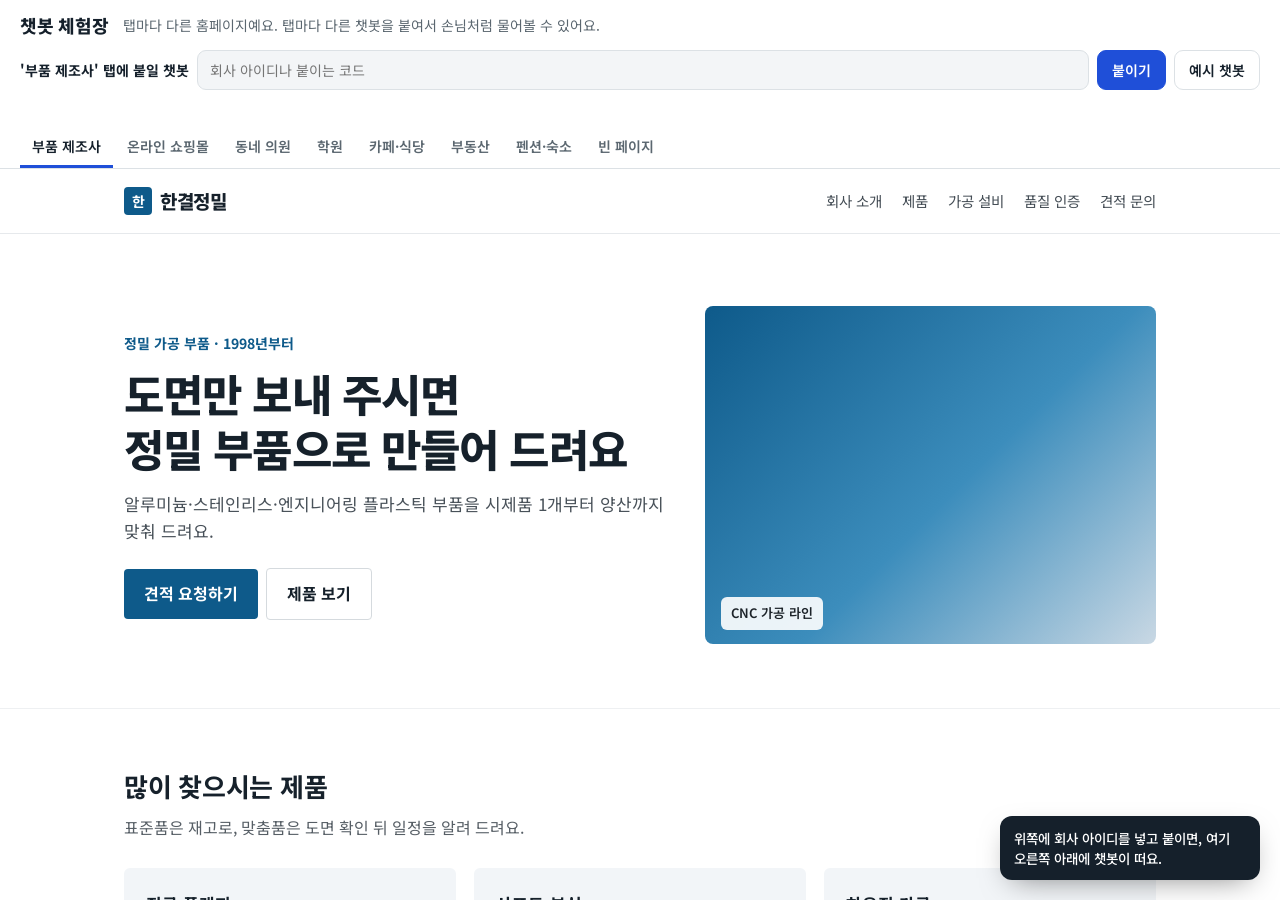
<file: index.html>
<!doctype html>
<html lang="ko">
<head>
<meta charset="utf-8">
<meta name="viewport" content="width=device-width, initial-scale=1">
<title>챗봇 체험장</title>
<meta name="description" content="우리 회사 챗봇을 여러 종류의 홈페이지에 붙여 보고 손님처럼 물어볼 수 있어요.">
<link rel="preconnect" href="https://fonts.googleapis.com">
<link href="https://fonts.googleapis.com/css2?family=Noto+Sans+KR:wght@400;500;700;800&display=swap" rel="stylesheet">
<style>
  :root{--ink:#15202B;--sub:#5B6770;--line:#DCE1E5;--bg:#F3F5F7;--card:#fff;--act:#1F4FD8;--ok:#1B8556;--warn:#B4541A}
  @media (prefers-color-scheme: dark){:root:not([data-theme="light"]){--ink:#E8ECEF;--sub:#9AA6AF;--line:#2C353D;--bg:#12171C;--card:#1A2128;--act:#7C9BFF;--ok:#4CC38A;--warn:#F0A060}}
  :root[data-theme="dark"]{--ink:#E8ECEF;--sub:#9AA6AF;--line:#2C353D;--bg:#12171C;--card:#1A2128;--act:#7C9BFF;--ok:#4CC38A;--warn:#F0A060}
  *{box-sizing:border-box}
  html,body{margin:0;height:100%}
  body{background:var(--bg);color:var(--ink);font-family:"Noto Sans KR",system-ui,sans-serif;display:flex;flex-direction:column;word-break:keep-all;overflow-wrap:break-word}
  header{background:var(--card);border-bottom:1px solid var(--line);padding:12px 20px 0}
  .top{display:flex;align-items:center;gap:14px;flex-wrap:wrap}
  .top h1{font-size:18px;font-weight:800;margin:0;letter-spacing:-.01em}
  .top p{margin:0;color:var(--sub);font-size:14px}
  .attach{display:flex;gap:8px;align-items:center;flex-wrap:wrap;margin:12px 0}
  .attach label{font-size:14px;font-weight:700;white-space:nowrap}
  .attach input{flex:1 1 260px;min-width:0;padding:9px 12px;border:1px solid var(--line);border-radius:9px;font:inherit;font-size:14px;background:var(--bg);color:var(--ink)}
  .attach input:focus{outline:2px solid var(--act);outline-offset:1px;border-color:transparent}
  button{font:inherit;font-size:14px;cursor:pointer;border-radius:9px;padding:9px 14px;border:1px solid var(--line);background:var(--card);color:var(--ink);font-weight:600}
  button.go{background:var(--act);border-color:var(--act);color:#fff}
  button:focus-visible{outline:2px solid var(--act);outline-offset:2px}
  .msg{font-size:13.5px;color:var(--sub);flex-basis:100%;min-height:1.2em;margin:0}
  .msg.ok{color:var(--ok)}.msg.bad{color:var(--warn)}
  nav{display:flex;gap:2px;overflow-x:auto;scrollbar-width:none;margin:0 -20px;padding:0 20px}
  nav::-webkit-scrollbar{display:none}
  nav button{border:0;border-bottom:3px solid transparent;border-radius:0;background:none;padding:10px 12px 9px;color:var(--sub);white-space:nowrap;font-weight:600;display:flex;align-items:center;gap:6px}
  nav button[aria-selected="true"]{color:var(--ink);border-bottom-color:var(--act)}
  nav button i{width:7px;height:7px;border-radius:50%;background:var(--ok);display:none}
  nav button.has i{display:inline-block}
  main{flex:1;position:relative;min-height:0}
  iframe{position:absolute;inset:0;width:100%;height:100%;border:0;background:#fff}
  iframe[hidden]{display:none}
  .attach[hidden],.mine[hidden],nav[hidden]{display:none}
  .mine{margin:10px 0 12px;display:grid;gap:8px}
  .mine .lock{display:inline-flex;align-items:center;gap:6px;font-size:13px;font-weight:700;color:var(--ok)}
  .mine .lock::before{content:"";width:9px;height:7px;border:2px solid currentColor;border-radius:2px;box-shadow:0 -4px 0 -2px currentColor}
  .mine ol{margin:0;padding-left:20px;display:grid;gap:3px;font-size:14px;color:var(--sub);line-height:1.55}
  .mine ol b{color:var(--ink);font-weight:700}
  .mine .bad{color:var(--warn);font-size:14px;margin:0}
  /* 회사 전용 페이지: 채팅창 모양 맞추기 줄 */
  .fit{display:flex;flex-wrap:wrap;align-items:center;gap:10px 18px;padding:10px 0 12px;border-top:1px solid var(--line)}
  .fit .grp{display:flex;align-items:center;gap:6px;font-size:13.5px;font-weight:700}
  .fit .seg{display:inline-flex;border:1px solid var(--line);border-radius:9px;overflow:hidden}
  .fit .seg button{border:0;border-radius:0;padding:7px 12px;font-size:13.5px;background:var(--card)}
  .fit .seg button+button{border-left:1px solid var(--line)}
  .fit .seg button.on{background:var(--act);color:#fff}
  .fit .num{min-width:5.2em;text-align:center;font-variant-numeric:tabular-nums;font-weight:600;color:var(--sub)}
  .fit button.sm{padding:6px 10px;min-width:34px}
  .fit .done{display:flex;align-items:center;gap:10px;flex-wrap:wrap}
  .fit .say{font-size:13.5px;color:var(--ok);font-weight:600}
  .fit .say.bad{color:var(--warn)}
  .fit[hidden]{display:none}
  .fit .sw{display:inline-flex;gap:5px}
  .fit .sw button{width:24px;height:24px;padding:0;border-radius:50%;border:2px solid var(--card);box-shadow:0 0 0 1px var(--line);background:var(--sc)}
  .fit .sw button.on{box-shadow:0 0 0 2px var(--act)}
  .fit .pick{display:inline-flex;align-items:center;gap:6px;font-size:13px;font-weight:600;color:var(--sub);cursor:pointer;border:1px solid var(--line);border-radius:9px;padding:3px 10px 3px 4px}
  .fit .pick input{width:24px;height:24px;padding:0;border:0;background:none;cursor:pointer}
  .fit .pick.on{border-color:var(--act);color:var(--ink)}
  .fit .tips{flex-basis:100%;display:grid;grid-template-columns:1fr 1fr;gap:6px 24px;margin:0}
  .fit .tips p{margin:0;font-size:13px;line-height:1.55;color:var(--sub)}
  .fit .tips b{color:var(--ink);margin-right:6px}
  @media (max-width:760px){.fit .tips{grid-template-columns:1fr}}
  main.phone{display:grid;place-items:center;background:var(--bg);padding:20px 16px;overflow:auto}
  main.phone iframe{position:relative;inset:auto;width:390px;max-width:100%;height:min(780px,100%);border:10px solid #15202B;border-radius:34px;box-shadow:0 20px 50px -24px rgba(0,0,0,.5)}
  @media (max-width:600px){header{padding:10px 16px 0}nav{margin:0 -16px;padding:0 16px}.top p{display:none}.mine ol{font-size:13.5px}}
</style>
</head>
<body>
<header>
  <div class="top">
    <h1>챗봇 체험장</h1>
    <p>탭마다 다른 홈페이지예요. 탭마다 다른 챗봇을 붙여서 손님처럼 물어볼 수 있어요.</p>
  </div>
  <form class="attach" id="attach" autocomplete="off">
    <label for="tid" id="tidLabel">이 탭에 붙일 챗봇</label>
    <input id="tid" placeholder="회사 아이디나 붙이는 코드">
    <button type="submit" class="go">붙이기</button>
    <button type="button" id="demo">예시 챗봇</button>
    <button type="button" id="detach" hidden>떼기</button>
    <p class="msg" id="msg" role="status"></p>
  </form>
  <div class="mine" id="mine" hidden></div>
  <div class="fit" id="fit" hidden>
    <div class="grp">보기 <span class="seg"><button type="button" data-view="pc" class="on">PC 화면</button><button type="button" data-view="phone">휴대폰 화면</button></span></div>
    <div class="grp">채팅창 자리 <span class="seg"><button type="button" data-pos="left">왼쪽 아래</button><button type="button" data-pos="right">오른쪽 아래</button></span></div>
    <div class="grp" id="sizeGrp">가로 <button type="button" class="sm" data-d="w:-40" aria-label="가로 줄이기">←</button><span class="num" id="wNum">-</span><button type="button" class="sm" data-d="w:40" aria-label="가로 늘리기">→</button>
      세로 <button type="button" class="sm" data-d="h:-40" aria-label="세로 줄이기">↓</button><span class="num" id="hNum">-</span><button type="button" class="sm" data-d="h:40" aria-label="세로 늘리기">↑</button></div>
    <div class="grp" id="colGrp">색 <span class="sw" id="swatches"></span><label class="pick" title="다른 색 고르기"><input type="color" id="cPick" aria-label="다른 색 고르기"><span>다른 색</span></label></div>
    <div class="grp">디자인 <span class="seg"><button type="button" data-theme="">기본</button><button type="button" data-theme="light">밝게</button><button type="button" data-theme="ink">진하게</button><button type="button" data-theme="line">단정하게</button><button type="button" data-theme="soft">부드럽게</button></span></div>
    <div class="grp">문의서 크게 보기 <span class="seg"><button type="button" data-fbig="1">켜기</button><button type="button" data-fbig="0">끄기</button></span></div>
    <div class="grp">처음부터 열어 두기 <span class="seg"><button type="button" data-auto="1">켜기</button><button type="button" data-auto="0">끄기</button></span></div>
    <div class="tips"><p><b>문의서 크게 보기</b> 문의서를 좁은 채팅창 안이 아니라 화면 가운데 큰 창으로 열어요. 항목이 많아도 한눈에 보여서 손님이 읽고 적기 편해요.</p>
      <p><b>처음부터 열어 두기</b> 손님이 홈페이지에 들어오자마자 채팅창이 열려 있어요. 버튼을 찾지 않아도 바로 물어볼 수 있어서 문의로 이어지기 쉬워요. 휴대폰에서는 화면을 가리지 않게 버튼만 보여요.</p></div>
    <div class="done"><span class="say" id="say" role="status"></span><button type="button" class="go" id="confirm">이 모양으로 확정</button></div>
  </div>
  <nav role="tablist" aria-label="예시 홈페이지" id="tabs"></nav>
</header>
<main id="stage"></main>

<script>
/* 탭 하나 = 예시 홈페이지 하나(pages/*.html)를 담은 iframe 하나. 챗봇은 그 안에만 붙어서 탭끼리 섞이지 않는다.
   탭마다 붙인 챗봇은 이 브라우저에만 기억한다(서버에는 아무것도 저장하지 않음). */
var SERVER = "https://inquiry-desk-production-aaa6e4ea.up.railway.app", LIVE_SERVER = SERVER;
var TABS = [
  { id: "maker", name: "부품 제조사" },
  { id: "shop", name: "온라인 쇼핑몰" },
  { id: "clinic", name: "동네 의원" },
  { id: "academy", name: "학원" },
  { id: "cafe", name: "카페·식당" },
  { id: "realty", name: "부동산" },
  { id: "stay", name: "펜션·숙소" },
  { id: "blank", name: "빈 페이지" }
];
/* 회사 전용 주소(?c=)로 열면 탭 없이 그 회사 이름으로 만든 홈페이지 한 장만 보여 준다 */
if (new URLSearchParams(location.search).get("c")) {
  TABS = [{ id: "company", name: "우리 회사 홈페이지" }];
  document.getElementById("tabs").hidden = true;
}
var saved = {};
try { saved = JSON.parse(localStorage.getItem("pg:tabs") || "{}") || {}; } catch (e) {}
function keep() { try { localStorage.setItem("pg:tabs", JSON.stringify(saved)); } catch (e) {} }

var tabsEl = document.getElementById("tabs"), stage = document.getElementById("stage"),
    input = document.getElementById("tid"), msg = document.getElementById("msg"), detachBtn = document.getElementById("detach"),
    frames = {}, cur = "";

TABS.forEach(function (t) {
  var b = document.createElement("button");
  b.type = "button"; b.setAttribute("role", "tab"); b.id = "tab-" + t.id; b.dataset.tab = t.id;
  b.innerHTML = "<i aria-hidden=\"true\"></i>" + t.name;
  b.onclick = function () { show(t.id); };
  tabsEl.appendChild(b);
});

/* 회사 전용 페이지: 관리 화면 7단계가 주는 주소(?c=회사아이디#k=관리열쇠). 열쇠가 맞아야만 열리고,
   열쇠는 주소에서 바로 지우고 이 브라우저에만 기억한다. 모든 탭에 그 회사 챗봇이 '써 보기' 모드로 붙는다. */
var MINE = new URLSearchParams(location.search).get("c") || "", MYKEY = "";
var LOCAL_S = new URLSearchParams(location.search).get("s") || "";   /* 내 컴퓨터 서버로 시험할 때만 */
if (MINE && /^http:\/\/(localhost|127\.0\.0\.1)(:\d+)?$/.test(LOCAL_S)) SERVER = LOCAL_S;
if (MINE) {
  var hk = /(?:^|[#&])k=([^&]+)/.exec(location.hash);
  if (hk) {
    MYKEY = decodeURIComponent(hk[1]);
    try { localStorage.setItem("pg:k:" + MINE, MYKEY); } catch (e) {}
    history.replaceState(null, "", location.pathname + location.search);
  } else { try { MYKEY = localStorage.getItem("pg:k:" + MINE) || ""; } catch (e) {} }
}
function src(id) {
  if (MINE) return MYKEY && MINE_OK ? "pages/" + id + ".html?t=" + encodeURIComponent(MINE) + (SERVER !== LIVE_SERVER ? "&s=" + encodeURIComponent(SERVER) : "") + "#k=" + encodeURIComponent(MYKEY) : "pages/" + id + ".html";
  var s = saved[id], q = s ? "?t=" + encodeURIComponent(s.tid) + (s.server !== SERVER ? "&s=" + encodeURIComponent(s.server) : "") : "";
  return "pages/" + id + ".html" + q;
}
function load(id) {
  var f = frames[id];
  if (!f) { f = frames[id] = document.createElement("iframe"); f.title = TABS.filter(function (t) { return t.id === id; })[0].name + " 예시 홈페이지"; stage.appendChild(f); }
  f.src = src(id);
}
var MINE_OK = false;
function paint() {
  if (MINE) {
    TABS.forEach(function (t) { var b = document.getElementById("tab-" + t.id); b.setAttribute("aria-selected", t.id === cur); b.tabIndex = t.id === cur ? 0 : -1; b.classList.toggle("has", MINE_OK); });
    return;
  }
  TABS.forEach(function (t) {
    var b = document.getElementById("tab-" + t.id);
    b.setAttribute("aria-selected", t.id === cur); b.tabIndex = t.id === cur ? 0 : -1;
    b.classList.toggle("has", !!saved[t.id]);
    b.title = saved[t.id] ? (saved[t.id].name || saved[t.id].tid) + " 챗봇이 붙어 있어요" : "";
  });
  var s = saved[cur], name = TABS.filter(function (t) { return t.id === cur; })[0].name;
  document.getElementById("tidLabel").textContent = "'" + name + "' 탭에 붙일 챗봇";
  input.value = s ? s.tid : "";
  detachBtn.hidden = !s;
  msg.className = "msg" + (s ? " ok" : "");
  msg.textContent = s ? (s.name || s.tid) + " 챗봇이 붙어 있어요. 오른쪽 아래 버튼을 눌러 물어보세요." : "";
}
function show(id) {
  cur = id;
  if (!frames[id]) load(id);
  Object.keys(frames).forEach(function (k) { frames[k].hidden = k !== id; });
  history.replaceState(null, "", "#" + id);
  paint();
}

/* 넣은 글에서 회사 아이디와 서버 주소를 꺼낸다: 아이디만, 붙이는 코드 전체, 설정 화면 주소(?t=) 모두 받는다 */
function parse(v) {
  v = v.trim(); if (!v) return null;
  var m = /data-tenant\s*=\s*["']([^"']+)["']/.exec(v), sm = /src\s*=\s*["'](https?:\/\/[^"'\/]+)[^"']*widget\.js/.exec(v);
  if (m) return { tid: m[1], server: sm ? sm[1] : SERVER };
  try { var u = new URL(v); var t = u.searchParams.get("t"); if (t) return { tid: t, server: u.origin }; } catch (e) {}
  if (/[<>"'\s\/?#]/.test(v)) return null;
  return { tid: v, server: SERVER };
}
function attach(p) {
  msg.className = "msg"; msg.textContent = "챗봇을 찾는 중이에요…";
  fetch(p.server + "/api/t/" + encodeURIComponent(p.tid) + "/public").then(function (r) {
    if (r.status === 404) throw "none";
    if (!r.ok) throw "err";
    return r.json();
  }).then(function (c) {
    saved[cur] = { tid: p.tid, server: p.server, name: (c && c.name) || "" }; keep(); load(cur); paint();
  }).catch(function (e) {
    msg.className = "msg bad";
    msg.textContent = e === "none" ? "그런 회사 아이디가 없어요. 관리 화면 7단계의 붙이는 코드를 그대로 넣어 주세요." : "지금은 챗봇 서버에 닿지 않아요. 잠시 뒤 다시 눌러 주세요.";
  });
}
document.getElementById("attach").onsubmit = function (e) {
  e.preventDefault();
  var p = parse(input.value);
  if (!p) { msg.className = "msg bad"; msg.textContent = "회사 아이디나 붙이는 코드를 넣어 주세요."; input.focus(); return; }
  attach(p);
};
document.getElementById("demo").onclick = function () { attach({ tid: "demo", server: SERVER }); };
detachBtn.onclick = function () { delete saved[cur]; keep(); load(cur); paint(); input.focus(); };
tabsEl.addEventListener("keydown", function (e) {
  var i = TABS.map(function (t) { return t.id; }).indexOf(cur), n = TABS.length;
  if (e.key === "ArrowRight" || e.key === "ArrowLeft") {
    e.preventDefault(); var j = (i + (e.key === "ArrowRight" ? 1 : n - 1)) % n;
    show(TABS[j].id); document.getElementById("tab-" + TABS[j].id).focus();
  }
});
var start = location.hash.slice(1);
if (MINE) {
  document.getElementById("attach").hidden = true;
  var box = document.getElementById("mine"); box.hidden = false;
  document.querySelector(".top p").textContent = "열쇠가 담긴 이 주소를 받은 분만 볼 수 있어요.";
  box.innerHTML = '<p class="msg">확인하는 중이에요…</p>';
  var fail = function (t) { box.innerHTML = '<p class="bad">' + t + '</p>'; show(TABS[0].id); };
  if (!MYKEY) fail("이 주소로는 전용 페이지를 열 수 없어요. 관리 화면 7단계의 '테스트 해보기'를 다시 눌러 주세요.");
  else Promise.all([
    fetch(SERVER + "/api/admin/" + encodeURIComponent(MINE) + "/plan", { headers: { "x-admin-key": MYKEY } }),
    fetch(SERVER + "/api/t/" + encodeURIComponent(MINE) + "/public").then(function (r) { return r.ok ? r.json() : {}; }, function () { return {}; })
  ]).then(function (r) {
    if (!r[0].ok) { try { localStorage.removeItem("pg:k:" + MINE); } catch (e) {} fail(r[0].status === 401 || r[0].status === 404 ? "열쇠가 맞지 않거나 회사가 없어요. 관리 화면 7단계의 '테스트 해보기'를 다시 눌러 주세요." : "지금은 챗봇 서버에 닿지 않아요. 잠시 뒤 새로 고쳐 주세요."); return; }
    MINE_OK = true;
    var name = (r[1] && r[1].name) || MINE;
    document.querySelector(".top h1").textContent = name + " 전용 체험 페이지";
    frames.company && (frames.company.title = name + " 체험용 홈페이지");
    document.title = name + " 전용 체험 페이지";
    box.innerHTML = '<span class="lock">이 주소를 받은 분만 볼 수 있어요. 다른 회사와 손님에게는 안 보여요.</span>'
      + '<ol><li><b>손님처럼 물어보고, 문의서도 열어 보세요.</b> 여기서 물어본 건 손님 질문 수에 들어가지 않고 아침 메일에도 안 가요.</li>'
      + '<li><b>채팅창 자리와 크기를 맞춰 보세요.</b> 아래 줄의 화살표를 누르거나 채팅창 모서리를 끌면 돼요. 마음에 들면 \'이 모양으로 확정\'을 눌러요. \'휴대폰 화면\'에서는 휴대폰 손님에게 보이는 모습을 볼 수 있어요.</li>'
      + '<li><b>답이나 모양을 고치고 싶으면 관리 화면에서 고쳐요.</b> 고친 내용은 여기에 바로 반영돼요.</li></ol>';
    Object.keys(frames).forEach(function (k) { load(k); });
    paint();
    setupFit(r[1] && r[1].brand || {});
  }, function () { fail("지금은 챗봇 서버에 닿지 않아요. 잠시 뒤 새로 고쳐 주세요."); });
}
show(TABS.some(function (t) { return t.id === start; }) ? start : TABS[0].id);

/* 채팅창 모양 맞추기: 자리·크기를 바꿔 보고 '이 모양으로 확정'을 누르면 손님 화면에도 그대로 보인다.
   크기는 PC 화면 기준이다. 휴대폰에서는 채팅창이 늘 화면 가득 열린다. */
function setupFit(brand) {
  var fit = document.getElementById("fit"), say = document.getElementById("say"), stage = document.getElementById("stage");
  var st = { pos: brand.position === "left" ? "left" : "right", w: +brand.width || 400, h: +brand.height || 640, view: "pc", auto: !!brand.autoopen,
            theme: ["light", "ink", "line", "soft"].indexOf(brand.theme) >= 0 ? brand.theme : "", fbig: !!brand.formbig,
            color: /^#[0-9a-f]{6}$/i.test(brand.color || "") ? brand.color.toUpperCase() : "#1D4ED8" };
  /* 색: 자주 쓰는 색 몇 개 + 직접 고르기. 위젯은 바깥 상자의 --c(바탕)·--ct(글자)로 칠해서, 그 값만 바꾸면 바로 바뀐다 */
  var COLORS = ["#1D4ED8", "#0B3D91", "#0F766E", "#1B8556", "#B45309", "#BE123C", "#7C3AED", "#17191C"];
  if (COLORS.indexOf(st.color) < 0) COLORS.unshift(st.color);
  document.getElementById("swatches").innerHTML = COLORS.map(function (c) { return '<button type="button" data-col="' + c + '" style="--sc:' + c + '" aria-label="색 ' + c + '"></button>'; }).join("");
  function textOn(hex) { var m = /^#?(..)(..)(..)$/.exec(hex); var l = m ? 0.299 * parseInt(m[1], 16) + 0.587 * parseInt(m[2], 16) + 0.114 * parseInt(m[3], 16) : 0; return l > 165 ? "#15202b" : "#fff"; }
  function paintColor() {
    var f = frames.company, d; try { d = f && f.contentDocument; } catch (e) { d = null; }
    if (!d || !d.body) return;
    d.documentElement.style.setProperty("--a", st.color);   /* 체험용 홈페이지 강조색도 같이 */
    Array.prototype.forEach.call(d.body.children, function (el) { if (el.shadowRoot) { el.style.setProperty("--c", st.color); el.style.setProperty("--ct", textOn(st.color)); } });
  }
  fit.hidden = false;
  function widget() { var f = frames.company; try { return f && f.contentWindow && f.contentWindow.rfqWidget; } catch (e) { return null; } }
  function apply() {
    var w = widget(); if (!w) return false;
    paintColor(); w.place(st.pos); w.resize(st.w, st.h); if (w.theme) { w.theme(st.theme); w.formbig(st.fbig); } w.open();   /* 휴대폰 폭에서는 위젯이 알아서 화면 가득으로 바꾼다 */
    if (st.view === "pc") { var s = w.size(); if (s[0] > 0 && s[1] > 0) { st.w = s[0]; st.h = s[1]; } }   /* 화면보다 크면 줄어든 값으로(창이 닫혀 0이면 그대로) */
    return true;
  }
  function draw() {
    fit.querySelectorAll("[data-view]").forEach(function (b) { b.classList.toggle("on", b.dataset.view === st.view); });
    fit.querySelectorAll("[data-pos]").forEach(function (b) { b.classList.toggle("on", b.dataset.pos === st.pos); });
    fit.querySelectorAll("[data-theme]").forEach(function (b) { b.classList.toggle("on", b.dataset.theme === st.theme); });
    fit.querySelectorAll("[data-fbig]").forEach(function (b) { b.classList.toggle("on", (b.dataset.fbig === "1") === st.fbig); });
    fit.querySelectorAll("[data-auto]").forEach(function (b) { b.classList.toggle("on", (b.dataset.auto === "1") === st.auto); });
    fit.querySelectorAll("[data-col]").forEach(function (b) { b.classList.toggle("on", b.dataset.col === st.color); });
    var pk = document.getElementById("cPick"); pk.value = st.color.toLowerCase(); pk.parentNode.classList.toggle("on", COLORS.indexOf(st.color) < 0);
    document.getElementById("wNum").textContent = st.w + "px";
    document.getElementById("hNum").textContent = st.h + "px";
    document.getElementById("sizeGrp").style.opacity = st.view === "pc" ? "" : ".45";
    fit.querySelectorAll("[data-d]").forEach(function (b) { b.disabled = st.view !== "pc"; });
  }
  /* 위젯이 다 뜰 때까지 기다렸다가 맞춘다(새로 고칠 때마다) */
  function whenReady() {
    var n = 0, t = setInterval(function () {
      if (apply()) { clearInterval(t); draw(); return; }
      if (++n > 40) {   /* 10초가 지나도 위젯 손잡이가 없으면 옛 위젯이다 */
        clearInterval(t); draw();
        say.className = "say bad"; say.textContent = "채팅창이 아직 옛 버전이에요. Ctrl+Shift+R로 새로 고쳐 주세요.";
      }
    }, 250);
  }
  frames.company.addEventListener("load", whenReady);
  whenReady();
  /* 채팅창 모서리를 직접 끌어 바꾼 크기도 숫자에 반영한다 */
  setInterval(function () { var w = widget(); if (w && st.view === "pc") { var s = w.size(); if (s[0] > 0 && s[1] > 0 && (s[0] !== st.w || s[1] !== st.h)) { st.w = s[0]; st.h = s[1]; draw(); } } }, 600);
  document.getElementById("cPick").addEventListener("input", function (e) { st.color = e.target.value.toUpperCase(); paintColor(); say.className = "say"; say.textContent = ""; draw(); });
  fit.addEventListener("click", function (e) {
    var b = e.target.closest("button"); if (!b || b.disabled) return;
    if (b.dataset.view) { st.view = b.dataset.view; stage.classList.toggle("phone", st.view === "phone"); setTimeout(apply, 150); }
    else if (b.dataset.pos) { st.pos = b.dataset.pos; apply(); }
    else if (b.dataset.col) { st.color = b.dataset.col; paintColor(); }
    else if (b.dataset.theme != null) { st.theme = b.dataset.theme; apply(); }
    else if (b.dataset.fbig) { st.fbig = b.dataset.fbig === "1"; apply(); }
    else if (b.dataset.auto) { st.auto = b.dataset.auto === "1"; }
    else if (b.dataset.d) { var p = b.dataset.d.split(":"); st[p[0]] += +p[1]; apply(); }
    else if (b.id === "confirm") { confirm(); return; }
    say.className = "say"; say.textContent = "";
    draw();
  });
  function confirm() {
    st.w = Math.max(340, st.w || 400); st.h = Math.max(420, st.h || 640); draw();   /* 위젯이 받는 가장 작은 크기 */
    var btn = document.getElementById("confirm"); btn.disabled = true;
    say.className = "say"; say.textContent = "저장하는 중이에요…";
    fetch(SERVER + "/api/t/" + encodeURIComponent(MINE) + "/public").then(function (r) { return r.ok ? r.json() : {}; }).then(function (c) {
      var b = Object.assign({}, c.brand || {}, { position: st.pos, width: st.w, height: st.h, autoopen: st.auto, theme: st.theme, formbig: st.fbig, color: st.color });
      return fetch(SERVER + "/api/admin/" + encodeURIComponent(MINE) + "/config", { method: "PUT", headers: { "Content-Type": "application/json", "x-admin-key": MYKEY }, body: JSON.stringify({ brand: b }) });
    }).then(function (r) {
      if (!r.ok) throw r.status;
      say.textContent = "손님 화면에도 이렇게 보이게 할게요. 채팅창은 " + (st.pos === "left" ? "왼쪽" : "오른쪽") + " 아래, 크기는 가로 " + st.w + " × 세로 " + st.h + "px이에요."
        + (st.fbig ? " 문의서는 화면 가운데 큰 창으로 열려요." : "")
        + (st.auto ? " PC에서는 홈페이지를 열면 채팅창이 바로 열려요(휴대폰은 버튼만)." : "");
    }).catch(function () {
      say.className = "say bad"; say.textContent = "저장하지 못했어요. 잠시 뒤 다시 눌러 주세요.";
    }).then(function () { btn.disabled = false; });
  }
  draw();
}
</script>
</body>
</html>
</file>
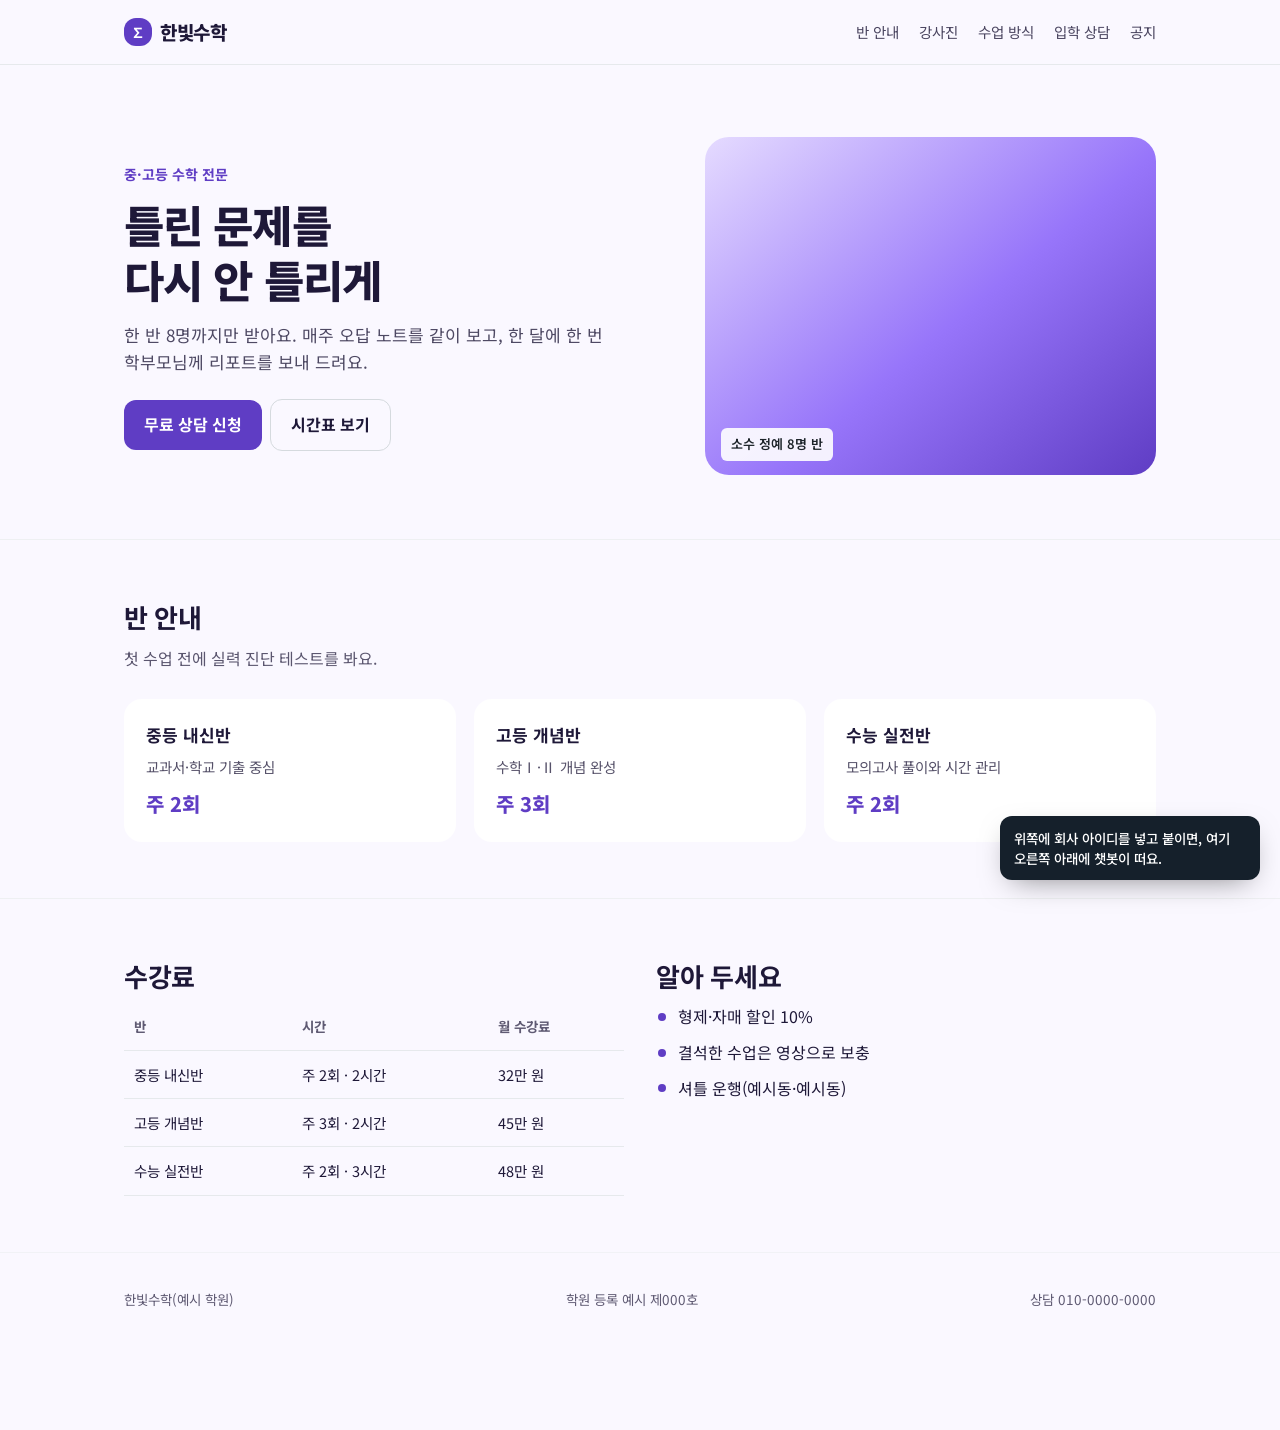
<file: pages/academy.html>
<!doctype html>
<html lang="ko">
<head>
<meta charset="utf-8">
<meta name="viewport" content="width=device-width, initial-scale=1">
<title>한빛수학 (예시)</title>
<link href="https://fonts.googleapis.com/css2?family=Noto+Sans+KR:wght@400;600;700;800&family=Noto+Serif+KR:wght@600;800&display=swap" rel="stylesheet">
<link rel="stylesheet" href="page.css">
<style>:root{--a:#5F3DC4;--bg:#FAF8FF;--ink:#1E1838;--card:#FFFFFF;--r:12px;--pic:linear-gradient(140deg,#E5DBFF,#9775FA 55%,#5F3DC4);--font:"Noto Sans KR"}</style>
</head>
<body>
<header class="bar"><div class="wrap"><a class="logo" href="#"><b>∑</b>한빛수학</a><nav><a href="#">반 안내</a><a href="#">강사진</a><a href="#">수업 방식</a><a href="#">입학 상담</a><a href="#">공지</a></nav></div></header>
<div class="hero"><div class="wrap">
  <div><small>중·고등 수학 전문</small><h1>틀린 문제를<br>다시 안 틀리게</h1><p>한 반 8명까지만 받아요. 매주 오답 노트를 같이 보고, 한 달에 한 번 학부모님께 리포트를 보내 드려요.</p><a class="btn" href="#">무료 상담 신청</a><a class="btn ghost" href="#">시간표 보기</a></div>
  <div class="pic" role="img" aria-label="소수 정예 8명 반"><span>소수 정예 8명 반</span></div>
</div></div>
<section><div class="wrap"><h2>반 안내</h2><p class="lead">첫 수업 전에 실력 진단 테스트를 봐요.</p><div class="cards"><div class="card"><h3>중등 내신반</h3><p>교과서·학교 기출 중심</p><em>주 2회</em></div><div class="card"><h3>고등 개념반</h3><p>수학Ⅰ·Ⅱ 개념 완성</p><em>주 3회</em></div><div class="card"><h3>수능 실전반</h3><p>모의고사 풀이와 시간 관리</p><em>주 2회</em></div></div></div></section>
<section><div class="wrap two"><div><h2>수강료</h2><table><thead><tr><th>반</th><th>시간</th><th>월 수강료</th></tr></thead><tbody><tr><td>중등 내신반</td><td>주 2회 · 2시간</td><td>32만 원</td></tr><tr><td>고등 개념반</td><td>주 3회 · 2시간</td><td>45만 원</td></tr><tr><td>수능 실전반</td><td>주 2회 · 3시간</td><td>48만 원</td></tr></tbody></table></div>
  <div><h2>알아 두세요</h2><ul class="check"><li>형제·자매 할인 10%</li><li>결석한 수업은 영상으로 보충</li><li>셔틀 운행(예시동·예시동)</li></ul></div></div></section>
<footer><div class="wrap"><span>한빛수학(예시 학원)</span><span>학원 등록 예시 제000호</span><span>상담 010-0000-0000</span></div></footer>
<script src="attach.js"></script>
</body>
</html>
</file>
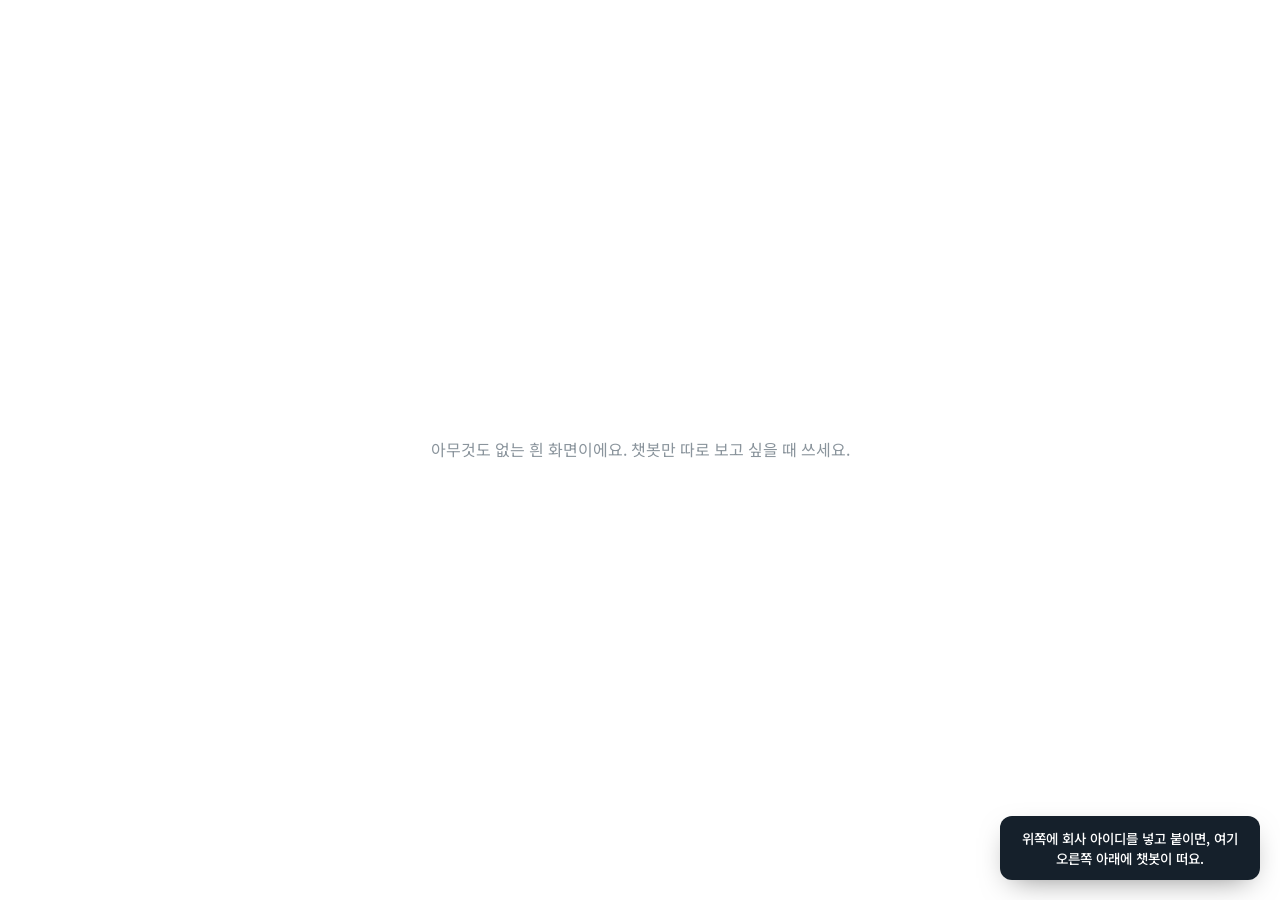
<file: pages/blank.html>
<!doctype html>
<html lang="ko"><head><meta charset="utf-8"><meta name="viewport" content="width=device-width, initial-scale=1"><title>빈 페이지</title>
<link href="https://fonts.googleapis.com/css2?family=Noto+Sans+KR:wght@400;600&display=swap" rel="stylesheet">
<link rel="stylesheet" href="page.css"><style>body{min-height:100vh;display:grid;place-items:center;background:#fff;color:#8a949c;padding:0 16px;text-align:center}</style></head>
<body><p>아무것도 없는 흰 화면이에요. 챗봇만 따로 보고 싶을 때 쓰세요.</p><script src="attach.js"></script></body></html>
</file>
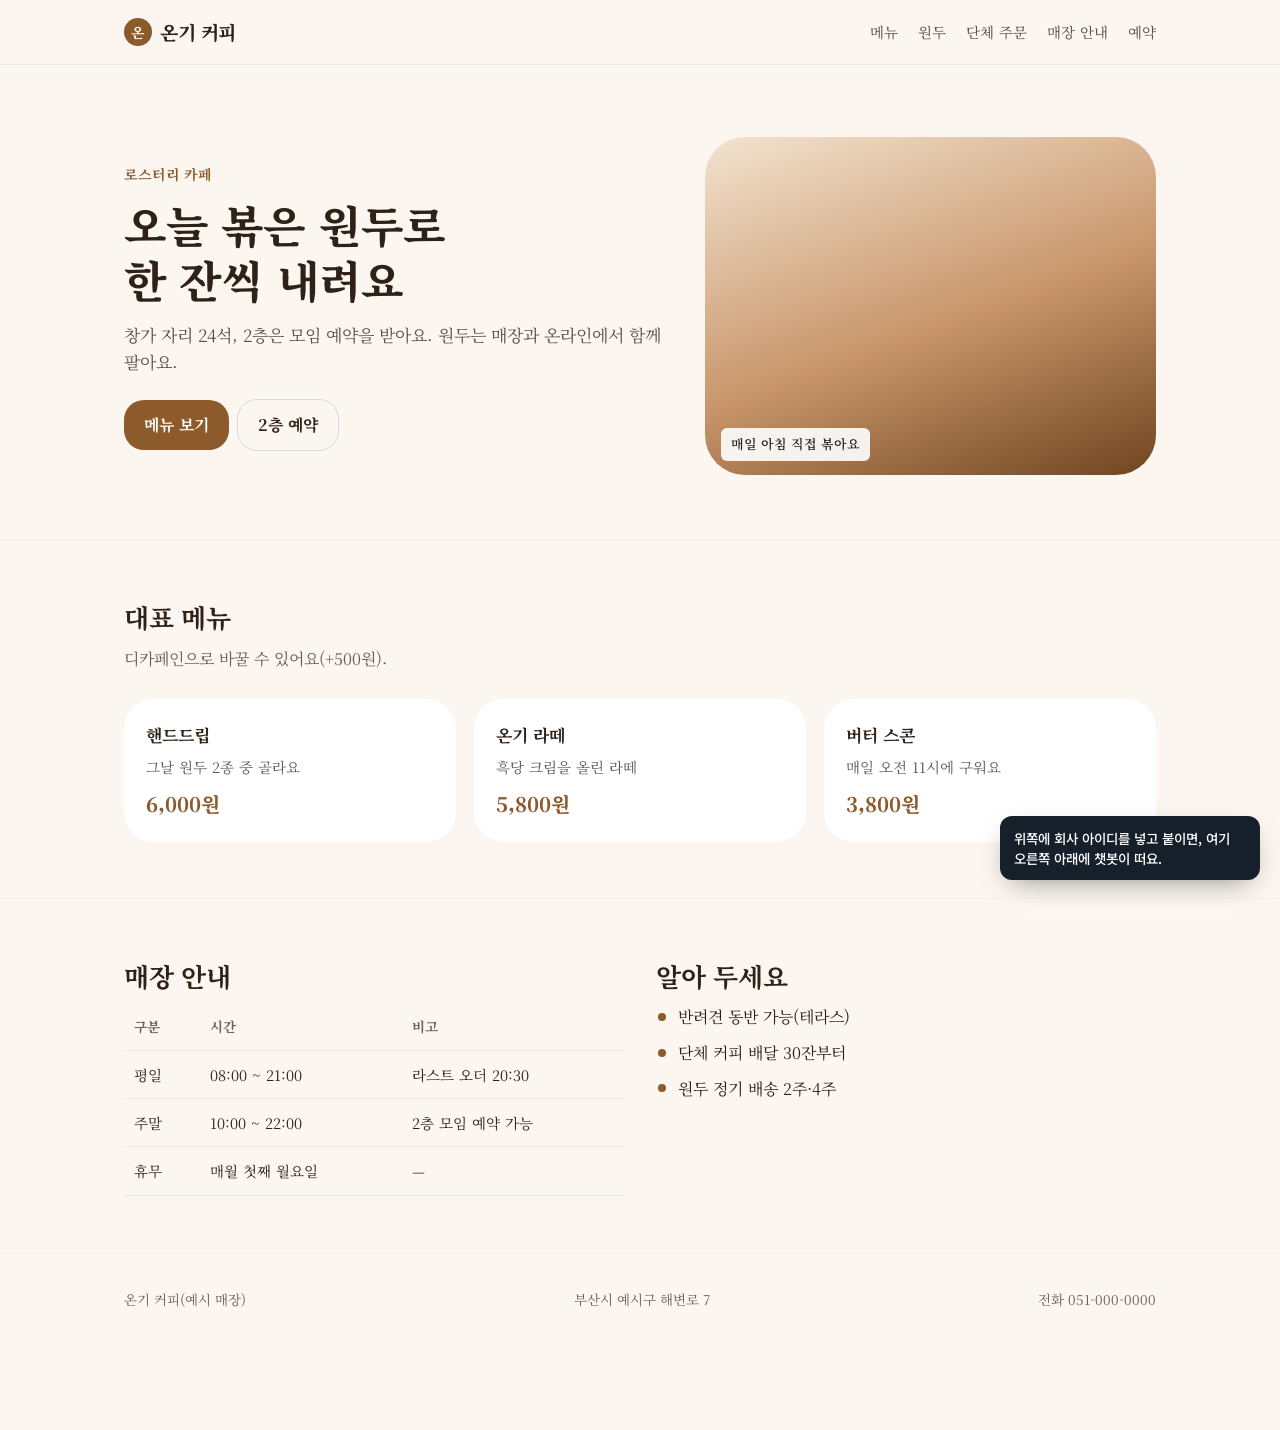
<file: pages/cafe.html>
<!doctype html>
<html lang="ko">
<head>
<meta charset="utf-8">
<meta name="viewport" content="width=device-width, initial-scale=1">
<title>온기 커피 (예시)</title>
<link href="https://fonts.googleapis.com/css2?family=Noto+Sans+KR:wght@400;600;700;800&family=Noto+Serif+KR:wght@600;800&display=swap" rel="stylesheet">
<link rel="stylesheet" href="page.css">
<style>:root{--a:#8C5A2B;--bg:#FBF6EF;--ink:#2E2118;--card:#FFFFFF;--r:20px;--pic:linear-gradient(160deg,#F3E3CF,#C8956A 55%,#6F4520);--font:"Noto Serif KR",serif}</style>
</head>
<body>
<header class="bar"><div class="wrap"><a class="logo" href="#"><b>온</b>온기 커피</a><nav><a href="#">메뉴</a><a href="#">원두</a><a href="#">단체 주문</a><a href="#">매장 안내</a><a href="#">예약</a></nav></div></header>
<div class="hero"><div class="wrap">
  <div><small>로스터리 카페</small><h1>오늘 볶은 원두로<br>한 잔씩 내려요</h1><p>창가 자리 24석, 2층은 모임 예약을 받아요. 원두는 매장과 온라인에서 함께 팔아요.</p><a class="btn" href="#">메뉴 보기</a><a class="btn ghost" href="#">2층 예약</a></div>
  <div class="pic" role="img" aria-label="매일 아침 직접 볶아요"><span>매일 아침 직접 볶아요</span></div>
</div></div>
<section><div class="wrap"><h2>대표 메뉴</h2><p class="lead">디카페인으로 바꿀 수 있어요(+500원).</p><div class="cards"><div class="card"><h3>핸드드립</h3><p>그날 원두 2종 중 골라요</p><em>6,000원</em></div><div class="card"><h3>온기 라떼</h3><p>흑당 크림을 올린 라떼</p><em>5,800원</em></div><div class="card"><h3>버터 스콘</h3><p>매일 오전 11시에 구워요</p><em>3,800원</em></div></div></div></section>
<section><div class="wrap two"><div><h2>매장 안내</h2><table><thead><tr><th>구분</th><th>시간</th><th>비고</th></tr></thead><tbody><tr><td>평일</td><td>08:00 ~ 21:00</td><td>라스트 오더 20:30</td></tr><tr><td>주말</td><td>10:00 ~ 22:00</td><td>2층 모임 예약 가능</td></tr><tr><td>휴무</td><td>매월 첫째 월요일</td><td>—</td></tr></tbody></table></div>
  <div><h2>알아 두세요</h2><ul class="check"><li>반려견 동반 가능(테라스)</li><li>단체 커피 배달 30잔부터</li><li>원두 정기 배송 2주·4주</li></ul></div></div></section>
<footer><div class="wrap"><span>온기 커피(예시 매장)</span><span>부산시 예시구 해변로 7</span><span>전화 051-000-0000</span></div></footer>
<script src="attach.js"></script>
</body>
</html>
</file>
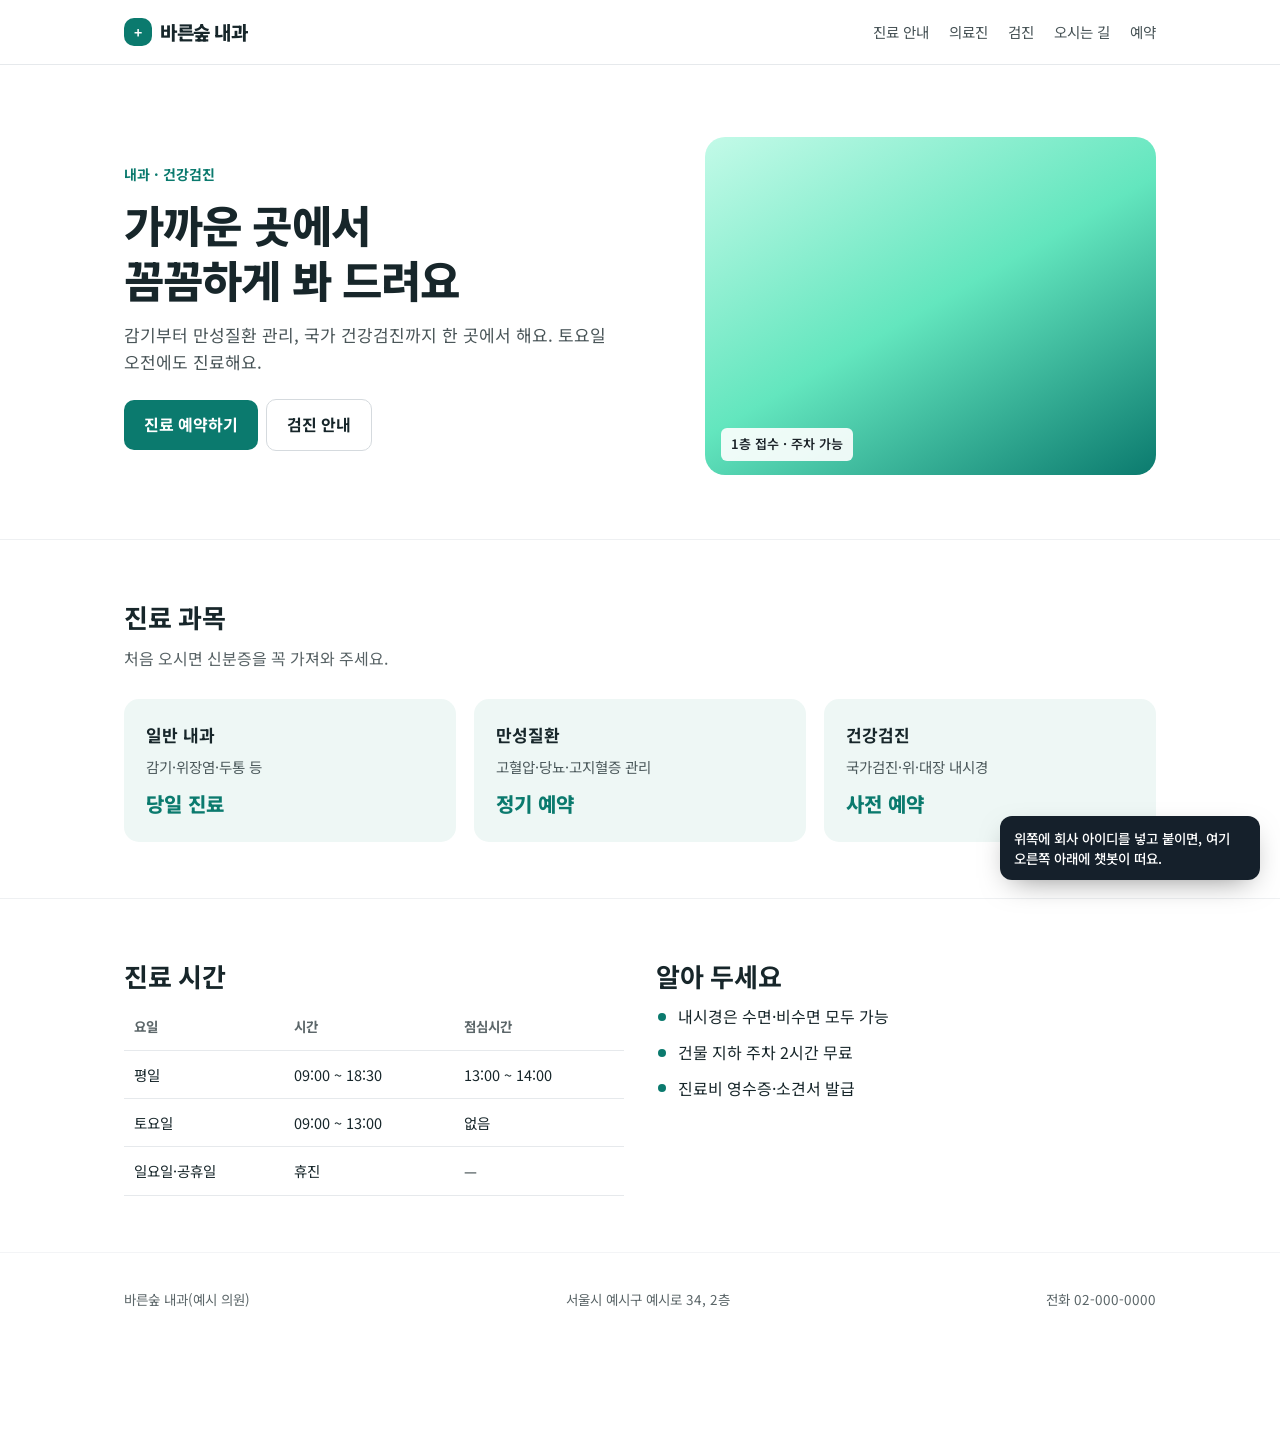
<file: pages/clinic.html>
<!doctype html>
<html lang="ko">
<head>
<meta charset="utf-8">
<meta name="viewport" content="width=device-width, initial-scale=1">
<title>바른숲 내과 (예시)</title>
<link href="https://fonts.googleapis.com/css2?family=Noto+Sans+KR:wght@400;600;700;800&family=Noto+Serif+KR:wght@600;800&display=swap" rel="stylesheet">
<link rel="stylesheet" href="page.css">
<style>:root{--a:#0B7A6E;--bg:#FFFFFF;--ink:#17262A;--card:#EEF7F5;--r:10px;--pic:linear-gradient(150deg,#C3FAE8,#63E6BE 50%,#0B7A6E);--font:"Noto Sans KR"}</style>
</head>
<body>
<header class="bar"><div class="wrap"><a class="logo" href="#"><b>+</b>바른숲 내과</a><nav><a href="#">진료 안내</a><a href="#">의료진</a><a href="#">검진</a><a href="#">오시는 길</a><a href="#">예약</a></nav></div></header>
<div class="hero"><div class="wrap">
  <div><small>내과 · 건강검진</small><h1>가까운 곳에서<br>꼼꼼하게 봐 드려요</h1><p>감기부터 만성질환 관리, 국가 건강검진까지 한 곳에서 해요. 토요일 오전에도 진료해요.</p><a class="btn" href="#">진료 예약하기</a><a class="btn ghost" href="#">검진 안내</a></div>
  <div class="pic" role="img" aria-label="1층 접수 · 주차 가능"><span>1층 접수 · 주차 가능</span></div>
</div></div>
<section><div class="wrap"><h2>진료 과목</h2><p class="lead">처음 오시면 신분증을 꼭 가져와 주세요.</p><div class="cards"><div class="card"><h3>일반 내과</h3><p>감기·위장염·두통 등</p><em>당일 진료</em></div><div class="card"><h3>만성질환</h3><p>고혈압·당뇨·고지혈증 관리</p><em>정기 예약</em></div><div class="card"><h3>건강검진</h3><p>국가검진·위·대장 내시경</p><em>사전 예약</em></div></div></div></section>
<section><div class="wrap two"><div><h2>진료 시간</h2><table><thead><tr><th>요일</th><th>시간</th><th>점심시간</th></tr></thead><tbody><tr><td>평일</td><td>09:00 ~ 18:30</td><td>13:00 ~ 14:00</td></tr><tr><td>토요일</td><td>09:00 ~ 13:00</td><td>없음</td></tr><tr><td>일요일·공휴일</td><td>휴진</td><td>—</td></tr></tbody></table></div>
  <div><h2>알아 두세요</h2><ul class="check"><li>내시경은 수면·비수면 모두 가능</li><li>건물 지하 주차 2시간 무료</li><li>진료비 영수증·소견서 발급</li></ul></div></div></section>
<footer><div class="wrap"><span>바른숲 내과(예시 의원)</span><span>서울시 예시구 예시로 34, 2층</span><span>전화 02-000-0000</span></div></footer>
<script src="attach.js"></script>
</body>
</html>
</file>
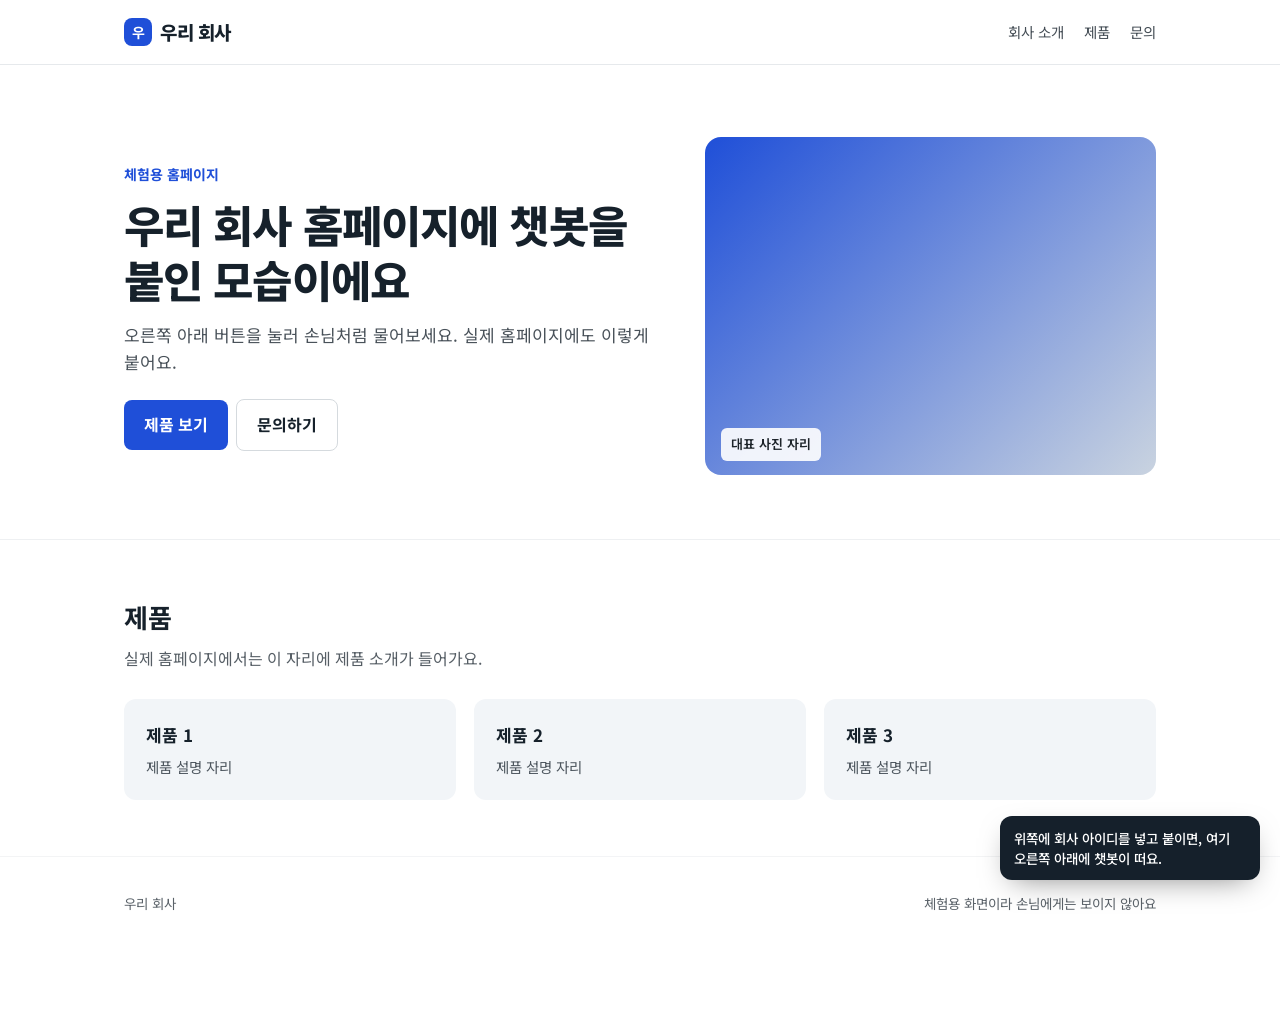
<file: pages/company.html>
<!doctype html>
<html lang="ko">
<head>
<meta charset="utf-8">
<meta name="viewport" content="width=device-width, initial-scale=1">
<title>우리 회사 홈페이지 (체험용)</title>
<link href="https://fonts.googleapis.com/css2?family=Noto+Sans+KR:wght@400;600;700;800&display=swap" rel="stylesheet">
<link rel="stylesheet" href="page.css">
<style>:root{--a:#1F4FD8;--bg:#FFFFFF;--ink:#16212B;--card:#F2F5F8;--r:8px;--pic:linear-gradient(135deg,var(--a),#C9D3E0)}</style>
</head>
<body>
<!-- 회사 전용 체험 페이지에 들어가는 한 장짜리 홈페이지. 회사 이름·색은 서버의 공개 정보에서 가져온다. -->
<header class="bar"><div class="wrap"><a class="logo" href="#"><b id="ini">우</b><span id="nm">우리 회사</span></a><nav><a href="#">회사 소개</a><a href="#">제품</a><a href="#">문의</a></nav></div></header>
<div class="hero"><div class="wrap">
  <div><small>체험용 홈페이지</small><h1 id="hd">우리 회사 홈페이지에 챗봇을 붙인 모습이에요</h1><p>오른쪽 아래 버튼을 눌러 손님처럼 물어보세요. 실제 홈페이지에도 이렇게 붙어요.</p><a class="btn" href="#">제품 보기</a><a class="btn ghost" href="#">문의하기</a></div>
  <div class="pic" role="img" aria-label="회사 대표 사진 자리"><span>대표 사진 자리</span></div>
</div></div>
<section><div class="wrap"><h2>제품</h2><p class="lead">실제 홈페이지에서는 이 자리에 제품 소개가 들어가요.</p><div class="cards"><div class="card"><h3>제품 1</h3><p>제품 설명 자리</p></div><div class="card"><h3>제품 2</h3><p>제품 설명 자리</p></div><div class="card"><h3>제품 3</h3><p>제품 설명 자리</p></div></div></div></section>
<footer><div class="wrap"><span id="ft">우리 회사</span><span>체험용 화면이라 손님에게는 보이지 않아요</span></div></footer>
<script>
(function () {
  var q = new URLSearchParams(location.search), tid = q.get("t");
  var server = q.get("s") || "https://inquiry-desk-production-aaa6e4ea.up.railway.app";
  if (!tid) return;
  fetch(server + "/api/t/" + encodeURIComponent(tid) + "/public").then(function (r) { return r.ok ? r.json() : null; }).then(function (c) {
    if (!c) return;
    var name = (c.name || tid).replace(/\s*\((예시|체험)\)\s*$/, "") || tid;
    document.getElementById("nm").textContent = name;
    document.getElementById("ft").textContent = name;
    document.getElementById("ini").textContent = name.charAt(0);
    document.title = name + " (체험용)";
    var col = c.brand && c.brand.color;
    if (/^#[0-9a-f]{6}$/i.test(col || "")) document.documentElement.style.setProperty("--a", col);
  }, function () {});
})();
</script>
<script src="attach.js"></script>
</body>
</html>
</file>
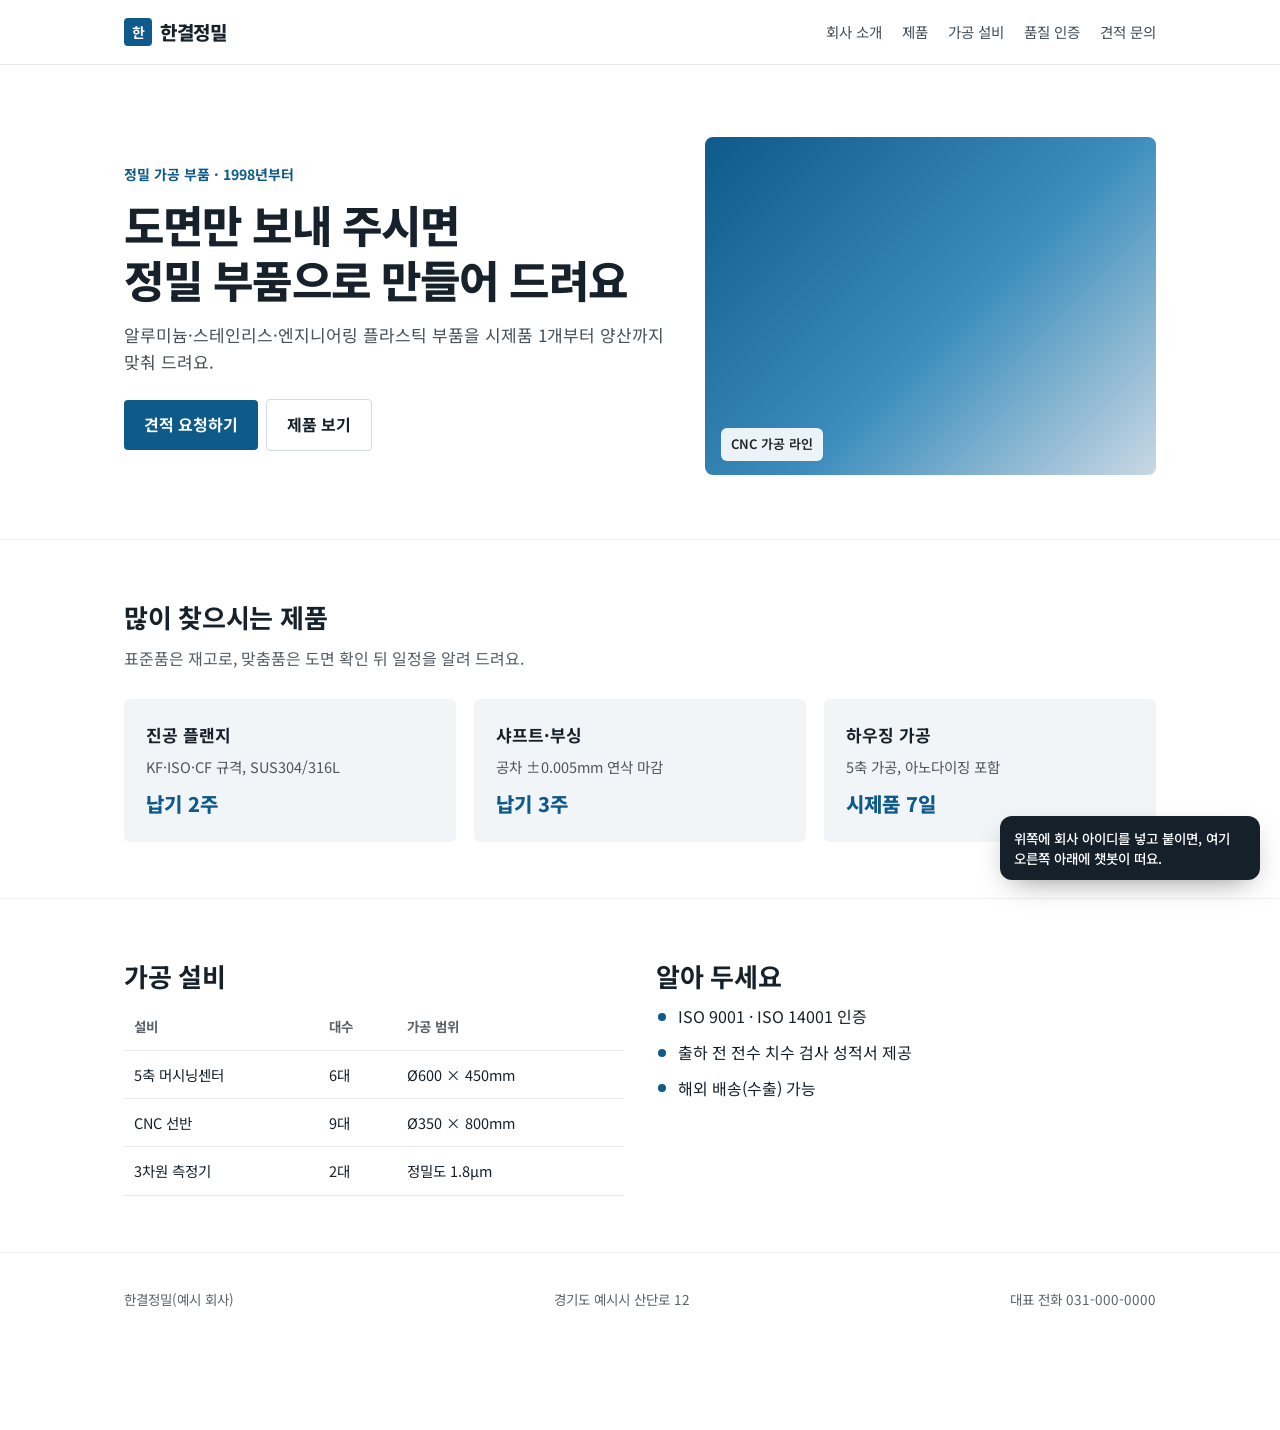
<file: pages/maker.html>
<!doctype html>
<html lang="ko">
<head>
<meta charset="utf-8">
<meta name="viewport" content="width=device-width, initial-scale=1">
<title>한결정밀 (예시)</title>
<link href="https://fonts.googleapis.com/css2?family=Noto+Sans+KR:wght@400;600;700;800&family=Noto+Serif+KR:wght@600;800&display=swap" rel="stylesheet">
<link rel="stylesheet" href="page.css">
<style>:root{--a:#0E5A8A;--bg:#FFFFFF;--ink:#16212B;--card:#F2F5F8;--r:4px;--pic:linear-gradient(135deg,#0E5A8A,#3C8DBC 55%,#C9D8E4);--font:"Noto Sans KR"}</style>
</head>
<body>
<header class="bar"><div class="wrap"><a class="logo" href="#"><b>한</b>한결정밀</a><nav><a href="#">회사 소개</a><a href="#">제품</a><a href="#">가공 설비</a><a href="#">품질 인증</a><a href="#">견적 문의</a></nav></div></header>
<div class="hero"><div class="wrap">
  <div><small>정밀 가공 부품 · 1998년부터</small><h1>도면만 보내 주시면<br>정밀 부품으로 만들어 드려요</h1><p>알루미늄·스테인리스·엔지니어링 플라스틱 부품을 시제품 1개부터 양산까지 맞춰 드려요.</p><a class="btn" href="#">견적 요청하기</a><a class="btn ghost" href="#">제품 보기</a></div>
  <div class="pic" role="img" aria-label="CNC 가공 라인"><span>CNC 가공 라인</span></div>
</div></div>
<section><div class="wrap"><h2>많이 찾으시는 제품</h2><p class="lead">표준품은 재고로, 맞춤품은 도면 확인 뒤 일정을 알려 드려요.</p><div class="cards"><div class="card"><h3>진공 플랜지</h3><p>KF·ISO·CF 규격, SUS304/316L</p><em>납기 2주</em></div><div class="card"><h3>샤프트·부싱</h3><p>공차 ±0.005mm 연삭 마감</p><em>납기 3주</em></div><div class="card"><h3>하우징 가공</h3><p>5축 가공, 아노다이징 포함</p><em>시제품 7일</em></div></div></div></section>
<section><div class="wrap two"><div><h2>가공 설비</h2><table><thead><tr><th>설비</th><th>대수</th><th>가공 범위</th></tr></thead><tbody><tr><td>5축 머시닝센터</td><td>6대</td><td>Ø600 × 450mm</td></tr><tr><td>CNC 선반</td><td>9대</td><td>Ø350 × 800mm</td></tr><tr><td>3차원 측정기</td><td>2대</td><td>정밀도 1.8μm</td></tr></tbody></table></div>
  <div><h2>알아 두세요</h2><ul class="check"><li>ISO 9001 · ISO 14001 인증</li><li>출하 전 전수 치수 검사 성적서 제공</li><li>해외 배송(수출) 가능</li></ul></div></div></section>
<footer><div class="wrap"><span>한결정밀(예시 회사)</span><span>경기도 예시시 산단로 12</span><span>대표 전화 031-000-0000</span></div></footer>
<script src="attach.js"></script>
</body>
</html>
</file>
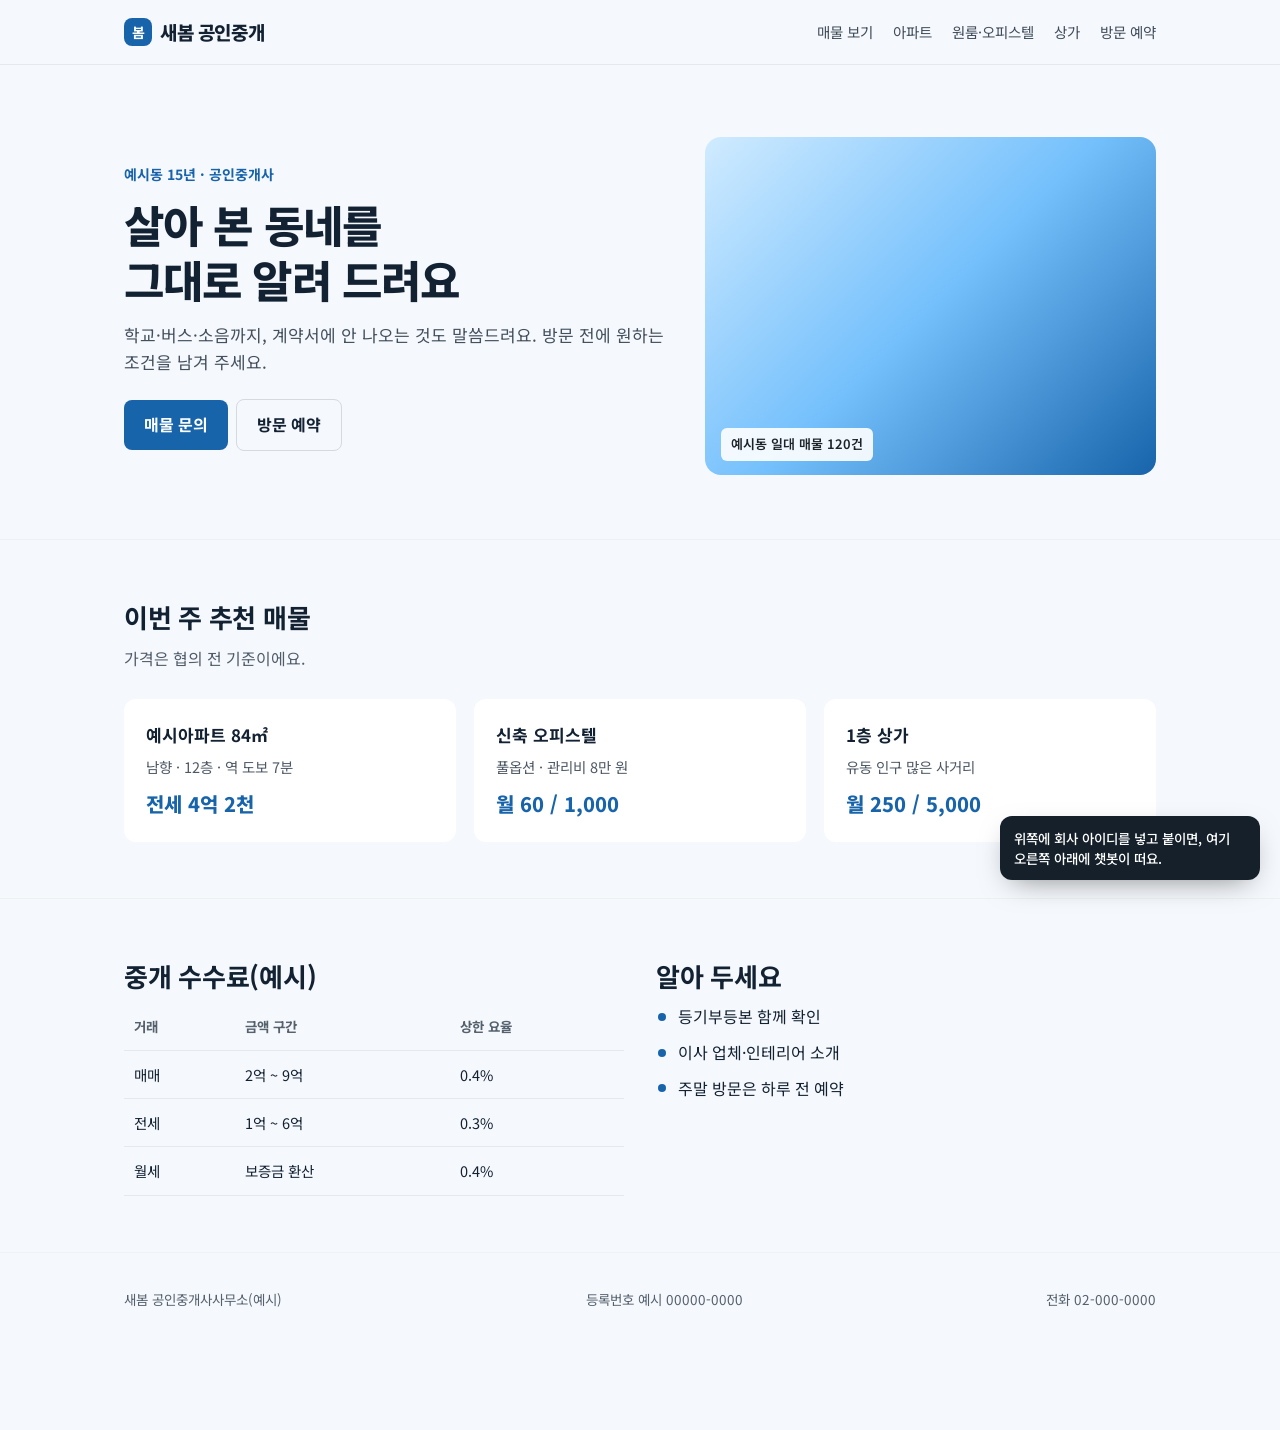
<file: pages/realty.html>
<!doctype html>
<html lang="ko">
<head>
<meta charset="utf-8">
<meta name="viewport" content="width=device-width, initial-scale=1">
<title>새봄 공인중개 (예시)</title>
<link href="https://fonts.googleapis.com/css2?family=Noto+Sans+KR:wght@400;600;700;800&family=Noto+Serif+KR:wght@600;800&display=swap" rel="stylesheet">
<link rel="stylesheet" href="page.css">
<style>:root{--a:#1864AB;--bg:#F5F8FC;--ink:#132233;--card:#FFFFFF;--r:8px;--pic:linear-gradient(135deg,#D0EBFF,#74C0FC 50%,#1864AB);--font:"Noto Sans KR"}</style>
</head>
<body>
<header class="bar"><div class="wrap"><a class="logo" href="#"><b>봄</b>새봄 공인중개</a><nav><a href="#">매물 보기</a><a href="#">아파트</a><a href="#">원룸·오피스텔</a><a href="#">상가</a><a href="#">방문 예약</a></nav></div></header>
<div class="hero"><div class="wrap">
  <div><small>예시동 15년 · 공인중개사</small><h1>살아 본 동네를<br>그대로 알려 드려요</h1><p>학교·버스·소음까지, 계약서에 안 나오는 것도 말씀드려요. 방문 전에 원하는 조건을 남겨 주세요.</p><a class="btn" href="#">매물 문의</a><a class="btn ghost" href="#">방문 예약</a></div>
  <div class="pic" role="img" aria-label="예시동 일대 매물 120건"><span>예시동 일대 매물 120건</span></div>
</div></div>
<section><div class="wrap"><h2>이번 주 추천 매물</h2><p class="lead">가격은 협의 전 기준이에요.</p><div class="cards"><div class="card"><h3>예시아파트 84㎡</h3><p>남향 · 12층 · 역 도보 7분</p><em>전세 4억 2천</em></div><div class="card"><h3>신축 오피스텔</h3><p>풀옵션 · 관리비 8만 원</p><em>월 60 / 1,000</em></div><div class="card"><h3>1층 상가</h3><p>유동 인구 많은 사거리</p><em>월 250 / 5,000</em></div></div></div></section>
<section><div class="wrap two"><div><h2>중개 수수료(예시)</h2><table><thead><tr><th>거래</th><th>금액 구간</th><th>상한 요율</th></tr></thead><tbody><tr><td>매매</td><td>2억 ~ 9억</td><td>0.4%</td></tr><tr><td>전세</td><td>1억 ~ 6억</td><td>0.3%</td></tr><tr><td>월세</td><td>보증금 환산</td><td>0.4%</td></tr></tbody></table></div>
  <div><h2>알아 두세요</h2><ul class="check"><li>등기부등본 함께 확인</li><li>이사 업체·인테리어 소개</li><li>주말 방문은 하루 전 예약</li></ul></div></div></section>
<footer><div class="wrap"><span>새봄 공인중개사사무소(예시)</span><span>등록번호 예시 00000-0000</span><span>전화 02-000-0000</span></div></footer>
<script src="attach.js"></script>
</body>
</html>
</file>
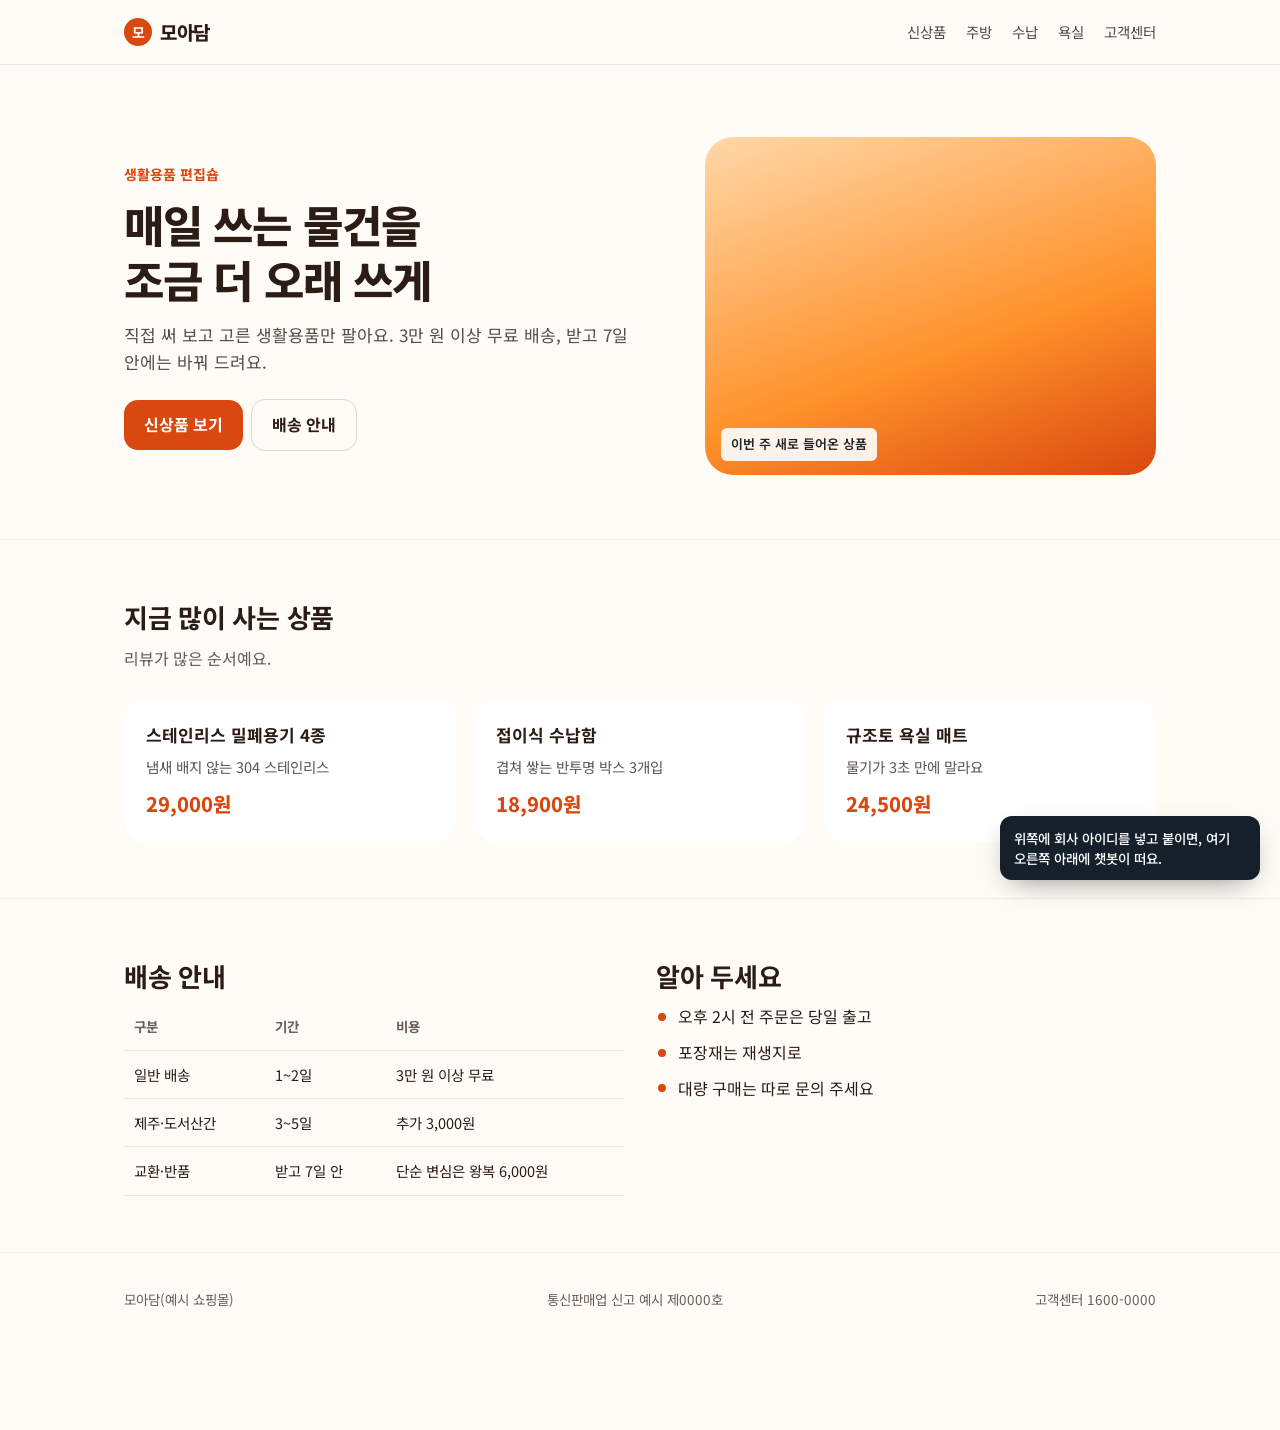
<file: pages/shop.html>
<!doctype html>
<html lang="ko">
<head>
<meta charset="utf-8">
<meta name="viewport" content="width=device-width, initial-scale=1">
<title>모아담 (예시)</title>
<link href="https://fonts.googleapis.com/css2?family=Noto+Sans+KR:wght@400;600;700;800&family=Noto+Serif+KR:wght@600;800&display=swap" rel="stylesheet">
<link rel="stylesheet" href="page.css">
<style>:root{--a:#D9480F;--bg:#FFFBF7;--ink:#2B1D16;--card:#FFFFFF;--r:14px;--pic:linear-gradient(160deg,#FFD8A8,#FF922B 60%,#D9480F);--font:"Noto Sans KR"}</style>
</head>
<body>
<header class="bar"><div class="wrap"><a class="logo" href="#"><b>모</b>모아담</a><nav><a href="#">신상품</a><a href="#">주방</a><a href="#">수납</a><a href="#">욕실</a><a href="#">고객센터</a></nav></div></header>
<div class="hero"><div class="wrap">
  <div><small>생활용품 편집숍</small><h1>매일 쓰는 물건을<br>조금 더 오래 쓰게</h1><p>직접 써 보고 고른 생활용품만 팔아요. 3만 원 이상 무료 배송, 받고 7일 안에는 바꿔 드려요.</p><a class="btn" href="#">신상품 보기</a><a class="btn ghost" href="#">배송 안내</a></div>
  <div class="pic" role="img" aria-label="이번 주 새로 들어온 상품"><span>이번 주 새로 들어온 상품</span></div>
</div></div>
<section><div class="wrap"><h2>지금 많이 사는 상품</h2><p class="lead">리뷰가 많은 순서예요.</p><div class="cards"><div class="card"><h3>스테인리스 밀폐용기 4종</h3><p>냄새 배지 않는 304 스테인리스</p><em>29,000원</em></div><div class="card"><h3>접이식 수납함</h3><p>겹쳐 쌓는 반투명 박스 3개입</p><em>18,900원</em></div><div class="card"><h3>규조토 욕실 매트</h3><p>물기가 3초 만에 말라요</p><em>24,500원</em></div></div></div></section>
<section><div class="wrap two"><div><h2>배송 안내</h2><table><thead><tr><th>구분</th><th>기간</th><th>비용</th></tr></thead><tbody><tr><td>일반 배송</td><td>1~2일</td><td>3만 원 이상 무료</td></tr><tr><td>제주·도서산간</td><td>3~5일</td><td>추가 3,000원</td></tr><tr><td>교환·반품</td><td>받고 7일 안</td><td>단순 변심은 왕복 6,000원</td></tr></tbody></table></div>
  <div><h2>알아 두세요</h2><ul class="check"><li>오후 2시 전 주문은 당일 출고</li><li>포장재는 재생지로</li><li>대량 구매는 따로 문의 주세요</li></ul></div></div></section>
<footer><div class="wrap"><span>모아담(예시 쇼핑몰)</span><span>통신판매업 신고 예시 제0000호</span><span>고객센터 1600-0000</span></div></footer>
<script src="attach.js"></script>
</body>
</html>
</file>
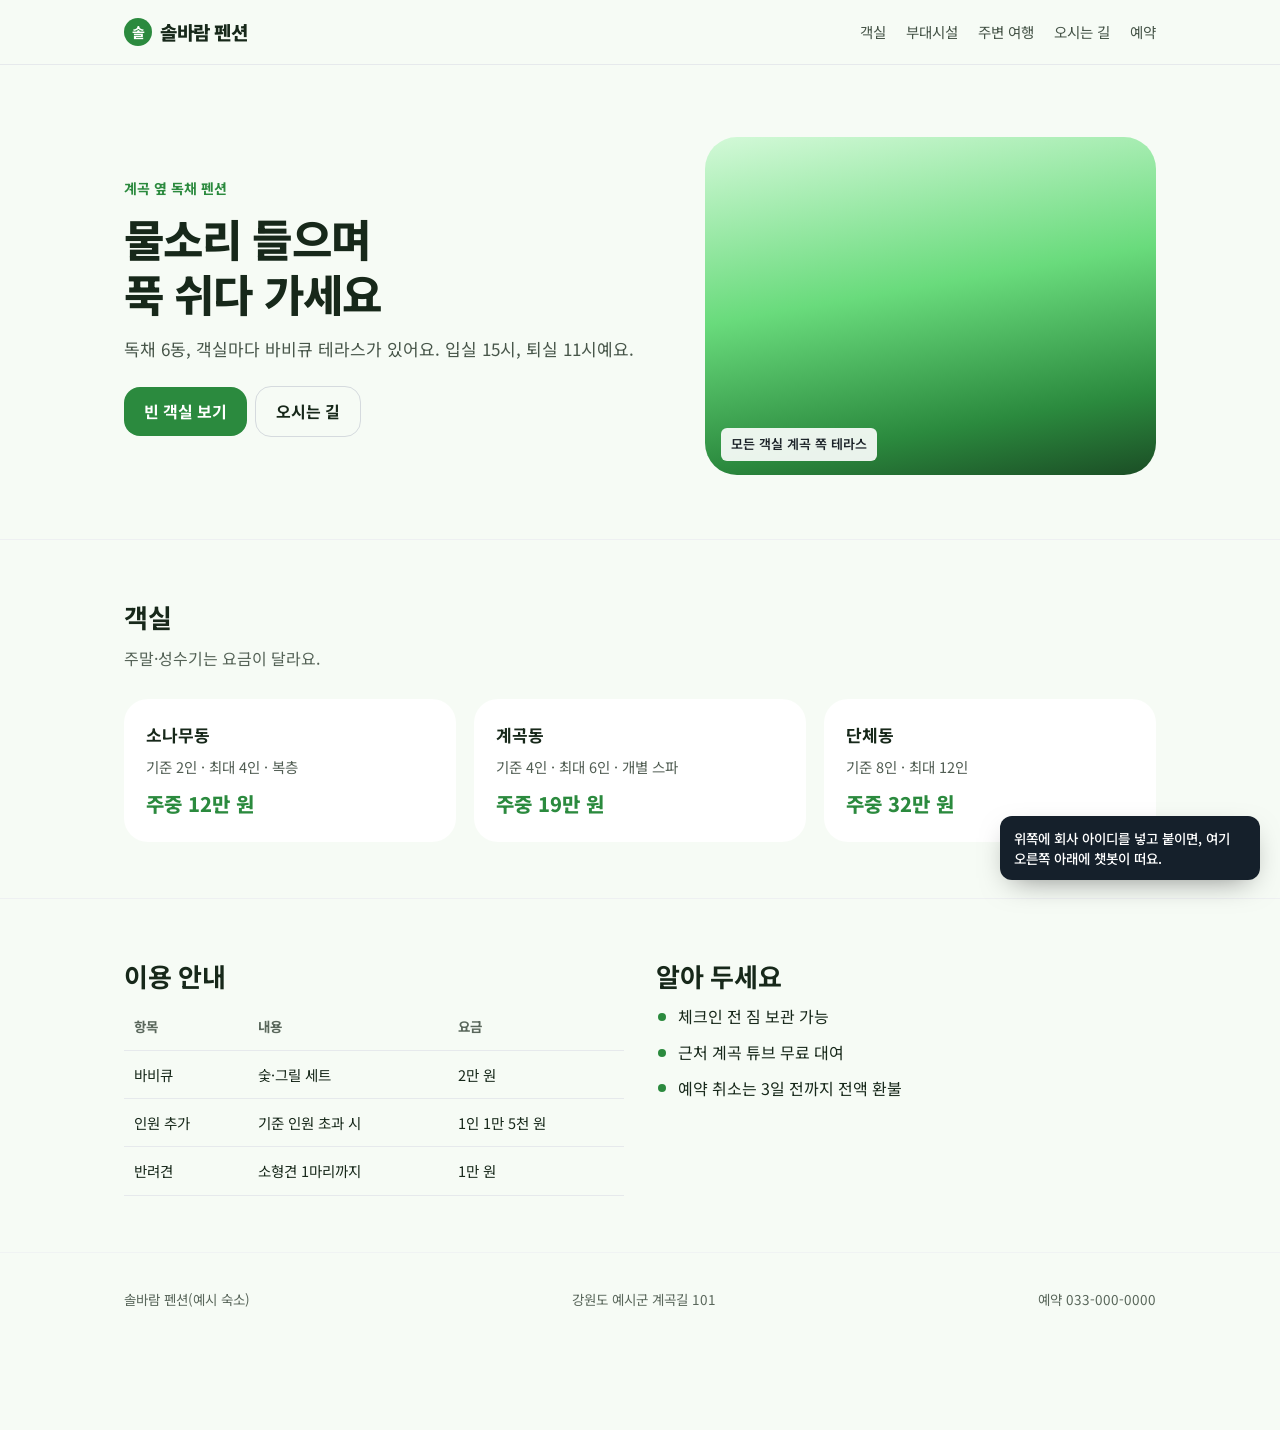
<file: pages/stay.html>
<!doctype html>
<html lang="ko">
<head>
<meta charset="utf-8">
<meta name="viewport" content="width=device-width, initial-scale=1">
<title>솔바람 펜션 (예시)</title>
<link href="https://fonts.googleapis.com/css2?family=Noto+Sans+KR:wght@400;600;700;800&family=Noto+Serif+KR:wght@600;800&display=swap" rel="stylesheet">
<link rel="stylesheet" href="page.css">
<style>:root{--a:#2B8A3E;--bg:#F6FBF5;--ink:#17281A;--card:#FFFFFF;--r:16px;--pic:linear-gradient(170deg,#D3F9D8,#69DB7C 45%,#2B8A3E 80%,#1B4D25);--font:"Noto Sans KR"}</style>
</head>
<body>
<header class="bar"><div class="wrap"><a class="logo" href="#"><b>솔</b>솔바람 펜션</a><nav><a href="#">객실</a><a href="#">부대시설</a><a href="#">주변 여행</a><a href="#">오시는 길</a><a href="#">예약</a></nav></div></header>
<div class="hero"><div class="wrap">
  <div><small>계곡 옆 독채 펜션</small><h1>물소리 들으며<br>푹 쉬다 가세요</h1><p>독채 6동, 객실마다 바비큐 테라스가 있어요. 입실 15시, 퇴실 11시예요.</p><a class="btn" href="#">빈 객실 보기</a><a class="btn ghost" href="#">오시는 길</a></div>
  <div class="pic" role="img" aria-label="모든 객실 계곡 쪽 테라스"><span>모든 객실 계곡 쪽 테라스</span></div>
</div></div>
<section><div class="wrap"><h2>객실</h2><p class="lead">주말·성수기는 요금이 달라요.</p><div class="cards"><div class="card"><h3>소나무동</h3><p>기준 2인 · 최대 4인 · 복층</p><em>주중 12만 원</em></div><div class="card"><h3>계곡동</h3><p>기준 4인 · 최대 6인 · 개별 스파</p><em>주중 19만 원</em></div><div class="card"><h3>단체동</h3><p>기준 8인 · 최대 12인</p><em>주중 32만 원</em></div></div></div></section>
<section><div class="wrap two"><div><h2>이용 안내</h2><table><thead><tr><th>항목</th><th>내용</th><th>요금</th></tr></thead><tbody><tr><td>바비큐</td><td>숯·그릴 세트</td><td>2만 원</td></tr><tr><td>인원 추가</td><td>기준 인원 초과 시</td><td>1인 1만 5천 원</td></tr><tr><td>반려견</td><td>소형견 1마리까지</td><td>1만 원</td></tr></tbody></table></div>
  <div><h2>알아 두세요</h2><ul class="check"><li>체크인 전 짐 보관 가능</li><li>근처 계곡 튜브 무료 대여</li><li>예약 취소는 3일 전까지 전액 환불</li></ul></div></div></section>
<footer><div class="wrap"><span>솔바람 펜션(예시 숙소)</span><span>강원도 예시군 계곡길 101</span><span>예약 033-000-0000</span></div></footer>
<script src="attach.js"></script>
</body>
</html>
</file>
<file: pages/page.css>
/* 예시 홈페이지 공통 틀. 업종마다 --a(강조색)·--bg·--ink·글꼴만 바꿔 서로 다른 회사처럼 보이게 한다. */
*{box-sizing:border-box}
html,body{margin:0}
body{font-family:var(--font,"Noto Sans KR",system-ui,sans-serif);background:var(--bg,#fff);color:var(--ink,#1c2329);line-height:1.6;word-break:keep-all;overflow-wrap:break-word}
a{color:inherit}
.wrap{max-width:1080px;margin:0 auto;padding:0 24px}
.bar{border-bottom:1px solid var(--line,#e6e9ec);background:var(--barbg,transparent)}
.bar .wrap{display:flex;align-items:center;gap:24px;height:64px}
.logo{font-weight:800;font-size:19px;letter-spacing:-.02em;display:flex;align-items:center;gap:8px;text-decoration:none}
.logo b{width:28px;height:28px;border-radius:var(--r,8px);background:var(--a);color:var(--on,#fff);display:grid;place-items:center;font-size:14px}
.bar nav{display:flex;gap:20px;margin-left:auto;font-size:14.5px}
.bar nav a{text-decoration:none;opacity:.8}
.bar nav a:hover{opacity:1}
.hero{padding:72px 0 64px;background:var(--herobg,transparent)}
.hero .wrap{display:grid;grid-template-columns:1.2fr 1fr;gap:40px;align-items:center}
.hero small{color:var(--a);font-weight:700;font-size:14px}
.hero h1{font-size:clamp(28px,4.2vw,44px);line-height:1.25;margin:10px 0 14px;letter-spacing:-.02em;font-weight:800}
.hero p{font-size:17px;opacity:.78;margin:0 0 24px;max-width:34em}
.btn{display:inline-block;background:var(--a);color:var(--on,#fff);padding:12px 20px;border-radius:var(--r,8px);text-decoration:none;font-weight:700}
.btn.ghost{background:none;color:inherit;border:1px solid var(--line,#d5dade);margin-left:8px}
.pic{aspect-ratio:4/3;border-radius:calc(var(--r,8px)*2);background:var(--pic);position:relative;overflow:hidden}
.pic span{position:absolute;left:16px;bottom:14px;background:rgba(255,255,255,.9);color:#1c2329;font-size:13px;font-weight:600;padding:6px 10px;border-radius:6px}
section{padding:56px 0;border-top:1px solid var(--line,#eef0f2)}
section h2{font-size:26px;margin:0 0 8px;letter-spacing:-.01em}
section .lead{opacity:.72;margin:0 0 28px}
.cards{display:grid;grid-template-columns:repeat(3,1fr);gap:18px}
.card{background:var(--card,#f6f7f8);border-radius:calc(var(--r,8px)*1.5);padding:22px}
.card h3{font-size:17px;margin:0 0 6px}
.card p{margin:0;font-size:14.5px;opacity:.75}
.card em{display:block;font-style:normal;font-weight:800;font-size:20px;color:var(--a);margin-top:10px}
table{width:100%;border-collapse:collapse;font-size:14.5px}
th,td{text-align:left;padding:12px 10px;border-bottom:1px solid var(--line,#e6e9ec)}
th{font-weight:700;opacity:.7;font-size:13.5px}
.two{display:grid;grid-template-columns:1fr 1fr;gap:32px;align-items:start}
ul.check{list-style:none;padding:0;margin:0;display:grid;gap:10px}
ul.check li{padding-left:22px;position:relative}
ul.check li::before{content:"";position:absolute;left:2px;top:.55em;width:8px;height:8px;border-radius:50%;background:var(--a)}
footer{padding:36px 0 120px;font-size:13.5px;opacity:.7;border-top:1px solid var(--line,#eef0f2)}
footer .wrap{display:flex;gap:24px;flex-wrap:wrap;justify-content:space-between}
.pg-hint{position:fixed;right:20px;bottom:20px;max-width:260px;background:#15202B;color:#fff;font:500 13.5px/1.5 "Noto Sans KR",system-ui,sans-serif;padding:12px 14px;border-radius:12px;box-shadow:0 10px 30px -12px rgba(0,0,0,.5);z-index:5;word-break:keep-all}
@media (max-width:760px){
  .bar nav{display:none}
  .hero{padding:44px 0 40px}
  .hero .wrap,.two{grid-template-columns:1fr}
  .cards{grid-template-columns:1fr}
  .wrap{padding:0 16px}
  .btn.ghost{margin:10px 0 0}
}
</file>
